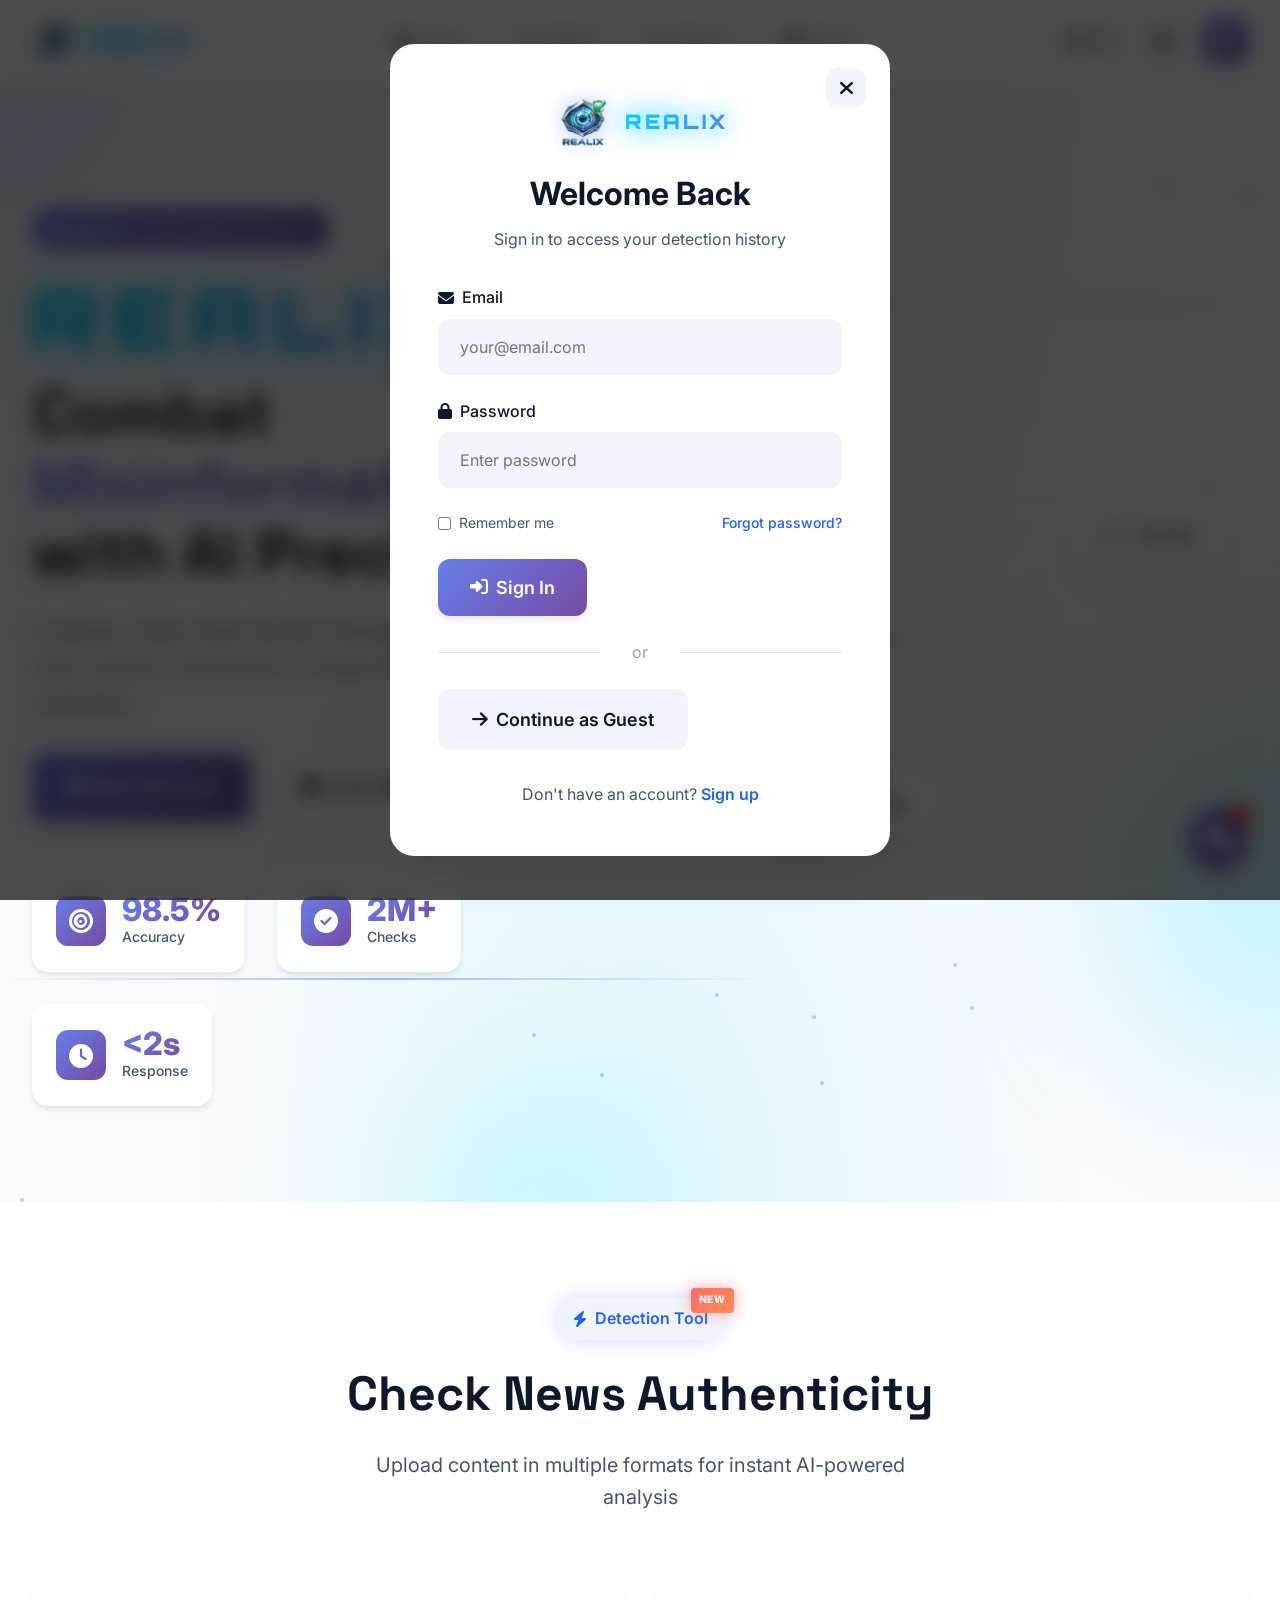
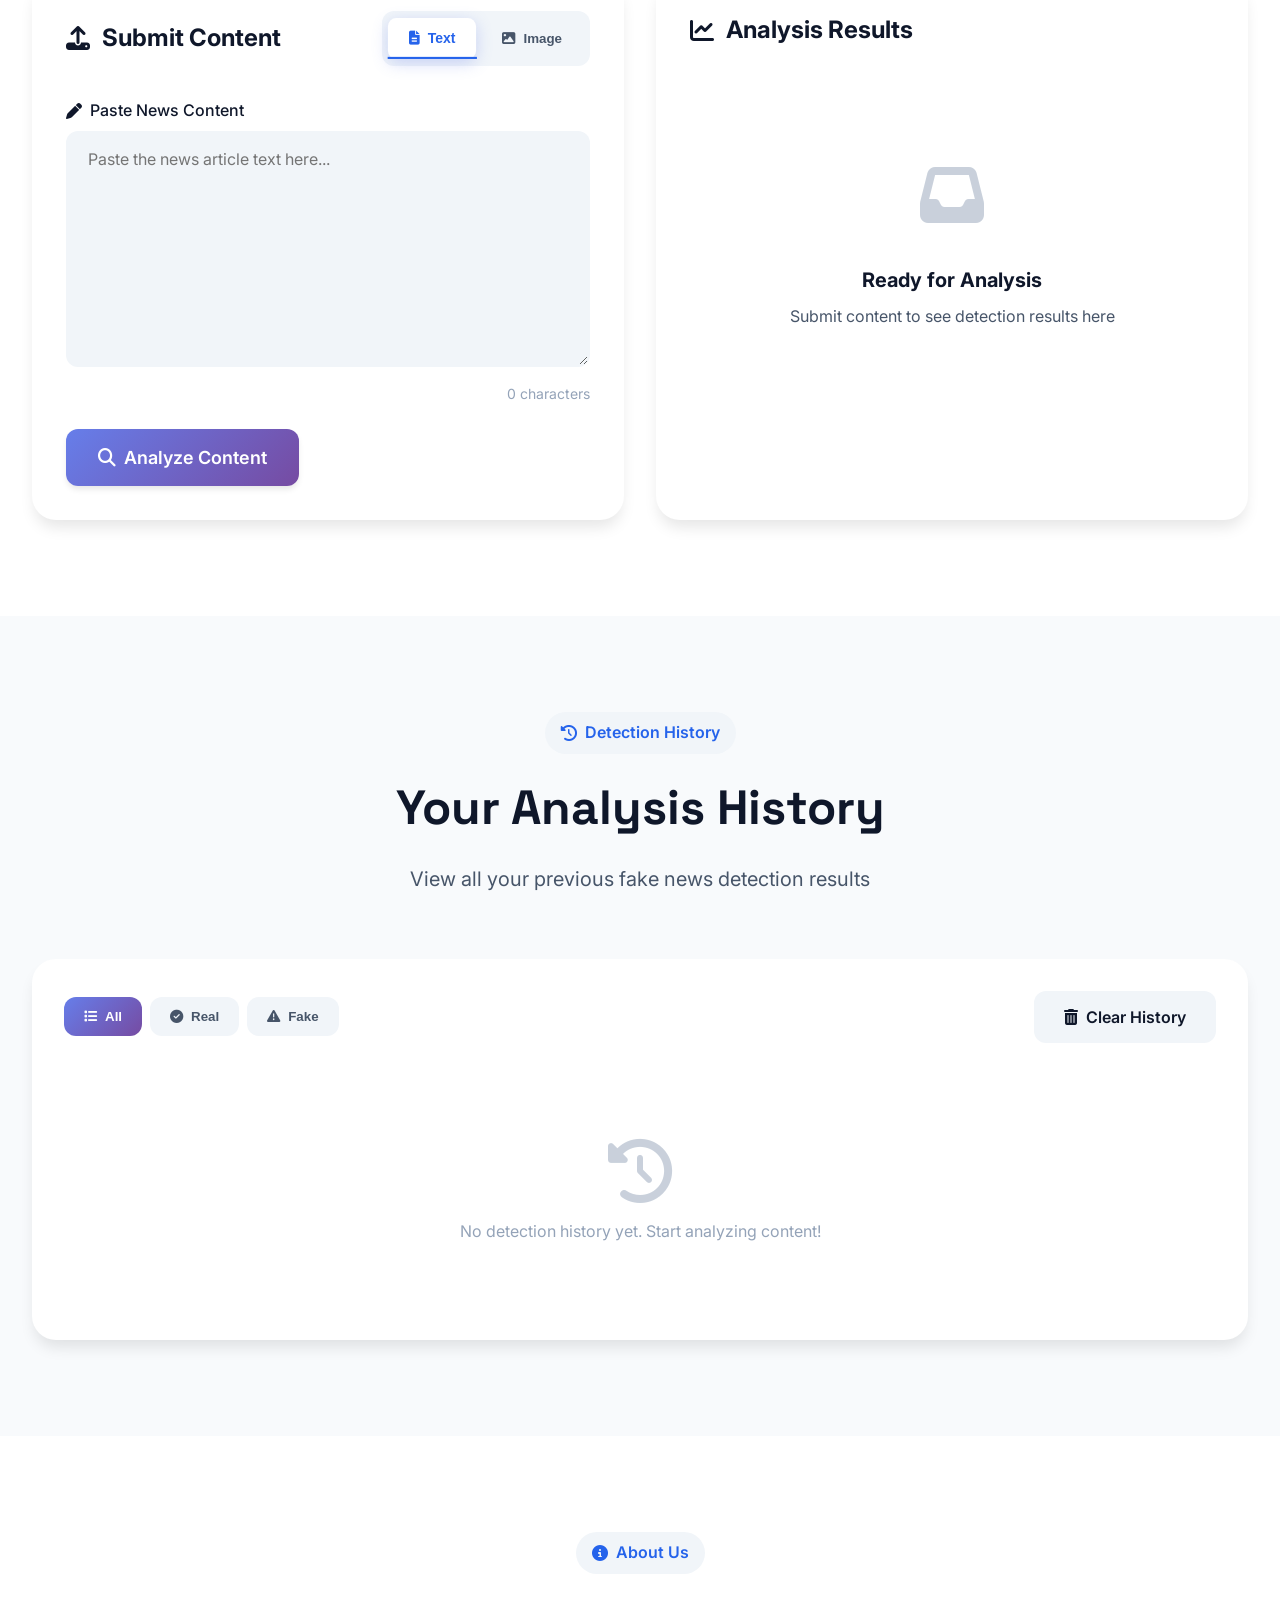
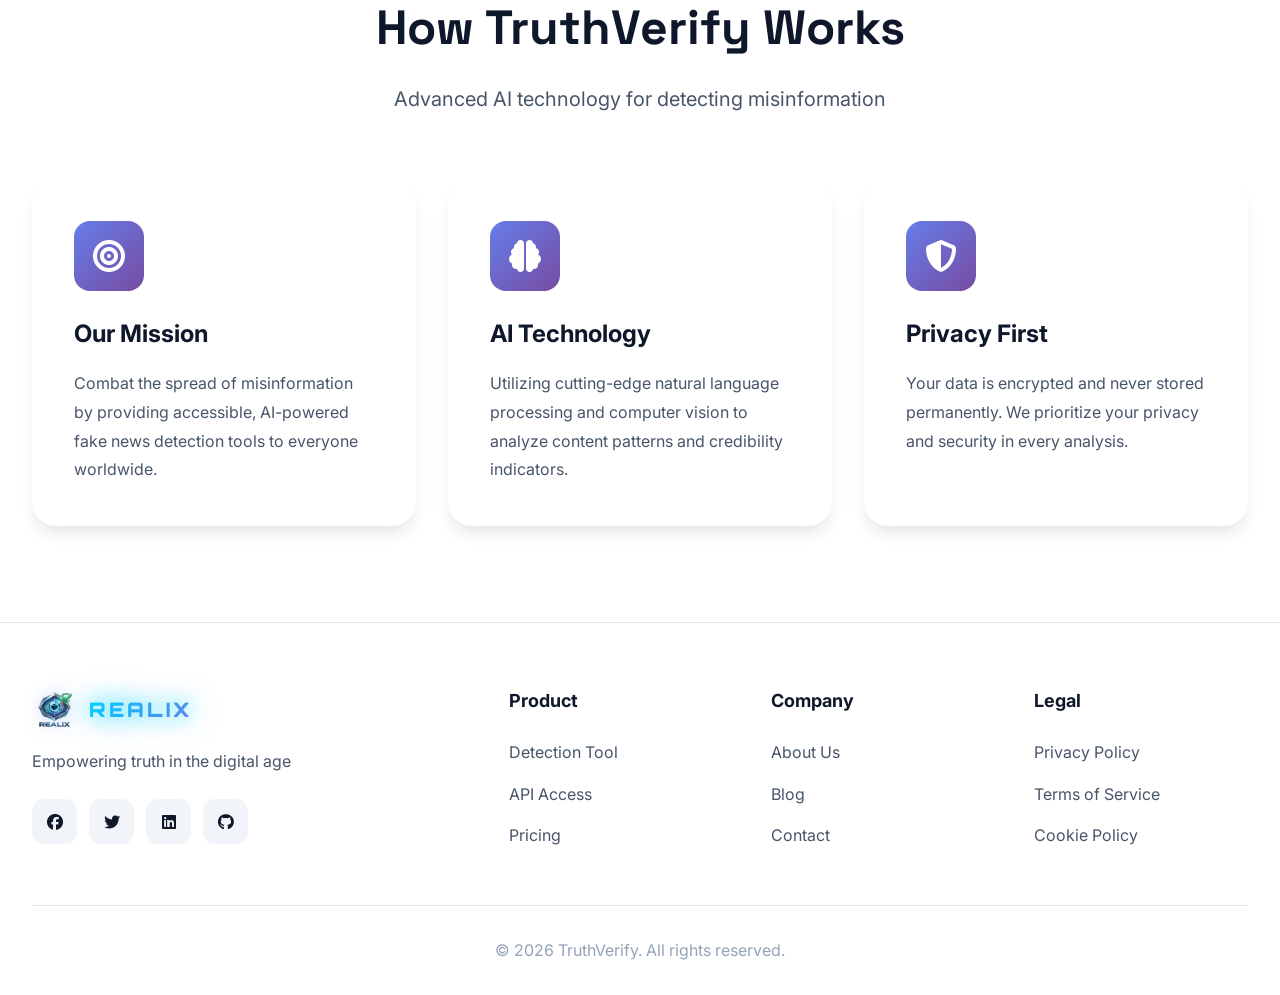
<file: deploy/static/index.html>
<!DOCTYPE html>
<html lang="en">
<head>
    <meta charset="UTF-8">
    <meta name="viewport" content="width=device-width, initial-scale=1.0">
    <meta name="description" content="Advanced fake news detection tool with AI-powered analysis">
    <meta name="keywords" content="fake news, detection, verification, fact-checking">
    <title>TruthVerify - AI-Powered Fake News Detection</title>
    
    <!-- Google Fonts -->
    <link rel="preconnect" href="https://fonts.googleapis.com">
    <link rel="preconnect" href="https://fonts.gstatic.com" crossorigin>
    <link href="https://fonts.googleapis.com/css2?family=Inter:wght@300;400;500;600;700;800;900&family=Space+Grotesk:wght@400;500;600;700&family=Orbitron:wght@400;500;600;700;800;900&family=Rajdhani:wght@300;400;500;600;700&display=swap" rel="stylesheet">
    
    <!-- Font Awesome -->
    <link rel="stylesheet" href="https://cdn.jsdelivr.net/npm/@fortawesome/fontawesome-free@6.4.0/css/all.min.css">
    
    <!-- Custom CSS -->
    <link rel="stylesheet" href="css/style-enhanced.css">
</head>
<body class="light-mode">
    
    <!-- Login/Register Modal -->
    <div class="auth-modal" id="authModal">
        <div class="auth-modal-content">
            <button class="auth-close" id="authClose"><i class="fas fa-times"></i></button>
            
            <div class="auth-header">
                <div class="auth-logo">
                    <img src="images/realix-logo.png" alt="REALIX Logo" class="auth-logo-image">
                    <span class="logo-text">REALIX</span>
                </div>
                <h2 id="authTitle">Welcome Back</h2>
                <p id="authSubtitle">Sign in to access your detection history</p>
            </div>
            
            <!-- Login Form -->
            <form id="loginForm" class="auth-form active">
                <div class="form-group">
                    <label><i class="fas fa-envelope"></i> Email</label>
                    <input type="email" placeholder="your@email.com" required>
                </div>
                <div class="form-group">
                    <label><i class="fas fa-lock"></i> Password</label>
                    <input type="password" placeholder="Enter password" required>
                </div>
                <div class="form-options">
                    <label class="checkbox-label">
                        <input type="checkbox"> Remember me
                    </label>
                    <a href="#" class="forgot-link">Forgot password?</a>
                </div>
                <button type="submit" class="btn btn-primary btn-large">
                    <i class="fas fa-sign-in-alt"></i> Sign In
                </button>
                <div class="auth-divider">or</div>
                <button type="button" class="btn btn-secondary btn-large" id="skipAuth">
                    <i class="fas fa-arrow-right"></i> Continue as Guest
                </button>
            </form>
            
            <!-- Register Form -->
            <form id="registerForm" class="auth-form">
                <div class="form-group">
                    <label><i class="fas fa-user"></i> Full Name</label>
                    <input type="text" placeholder="John Doe" required>
                </div>
                <div class="form-group">
                    <label><i class="fas fa-envelope"></i> Email</label>
                    <input type="email" placeholder="your@email.com" required>
                </div>
                <div class="form-group">
                    <label><i class="fas fa-lock"></i> Password</label>
                    <input type="password" placeholder="Create password" required>
                </div>
                <div class="form-group">
                    <label><i class="fas fa-lock"></i> Confirm Password</label>
                    <input type="password" placeholder="Confirm password" required>
                </div>
                <button type="submit" class="btn btn-primary btn-large">
                    <i class="fas fa-user-plus"></i> Create Account
                </button>
                <div class="auth-divider">or</div>
                <button type="button" class="btn btn-secondary btn-large" id="skipAuthRegister">
                    <i class="fas fa-arrow-right"></i> Continue as Guest
                </button>
            </form>
            
            <div class="auth-footer">
                <p id="authToggleText">Don't have an account? 
                    <a href="#" id="authToggle">Sign up</a>
                </p>
            </div>
        </div>
    </div>

    <!-- Navigation Header -->
    <header class="header">
        <nav class="navbar">
            <div class="container">
                <div class="nav-content">
                    <div class="logo">
                        <img src="images/realix-logo.png" alt="REALIX Logo" class="logo-image">
                        <span class="logo-text">REALIX</span>
                    </div>
                    
                    <ul class="nav-menu" id="navMenu">
                        <li><a href="#home" class="nav-link smooth-scroll">
                            <i class="fas fa-home"></i> <span data-i18n="nav.home">Home</span>
                        </a></li>
                        <li><a href="#detect" class="nav-link smooth-scroll">
                            <i class="fas fa-search"></i> <span data-i18n="nav.detect">Detect</span>
                        </a></li>
                        <li><a href="#history" class="nav-link smooth-scroll">
                            <i class="fas fa-history"></i> <span data-i18n="nav.history">History</span>
                        </a></li>
                        <li><a href="#about" class="nav-link smooth-scroll">
                            <i class="fas fa-info-circle"></i> <span data-i18n="nav.about">About</span>
                        </a></li>
                    </ul>
                    
                    <div class="nav-actions">
                        <!-- Language Selector -->
                        <div class="language-selector">
                            <button class="lang-btn" id="langBtn">
                                <i class="fas fa-globe"></i>
                                <span id="currentLang">EN</span>
                            </button>
                            <div class="lang-dropdown" id="langDropdown">
                                <a href="#" data-lang="en"><span class="flag">🇬🇧</span> English</a>
                                <a href="#" data-lang="es"><span class="flag">🇪🇸</span> Español</a>
                                <a href="#" data-lang="fr"><span class="flag">🇫🇷</span> Français</a>
                                <a href="#" data-lang="de"><span class="flag">🇩🇪</span> Deutsch</a>
                                <a href="#" data-lang="zh"><span class="flag">🇨🇳</span> 中文</a>
                                <a href="#" data-lang="ar"><span class="flag">🇸🇦</span> العربية</a>
                                <a href="#" data-lang="hi"><span class="flag">🇮🇳</span> हिन्दी</a>
                            </div>
                        </div>
                        
                        <!-- Dark Mode Toggle -->
                        <button class="theme-toggle" id="themeToggle" aria-label="Toggle dark mode">
                            <i class="fas fa-moon"></i>
                        </button>
                        
                        <!-- User Account -->
                        <button class="user-btn" id="userBtn">
                            <i class="fas fa-user-circle"></i>
                        </button>
                    </div>
                    
                    <button class="hamburger" id="hamburger" aria-label="Toggle menu">
                        <span></span>
                        <span></span>
                        <span></span>
                    </button>
                </div>
            </div>
        </nav>
    </header>

    <!-- Main Content -->
    <main class="main-content">
        
        <!-- Hero Section -->
        <section id="home" class="hero-section">
            <div class="particles" id="particles"></div>
            <div class="hero-graphics">
                <div class="graphic-orb orb-1"></div>
                <div class="graphic-orb orb-2"></div>
                <div class="graphic-orb orb-3"></div>
                <div class="graphic-line line-1"></div>
                <div class="graphic-line line-2"></div>
                <div class="graphic-line line-3"></div>
            </div>
            <div class="container">
                <div class="hero-content">
                    <div class="hero-text" data-aos="fade-right">
                        <span class="hero-badge">
                            <i class="fas fa-star"></i>
                            <span data-i18n="hero.badge">REALIX - AI-Powered Detection</span>
                        </span>
                        <h1 class="hero-title">
                            <span class="realix-brand">REALIX</span>
                            <span data-i18n="hero.title1">Combat</span>
                            <span class="gradient-text animated-gradient" data-i18n="hero.title2">Misinformation</span>
                            <span data-i18n="hero.title3">with AI Precision</span>
                        </h1>
                        <p class="hero-description" data-i18n="hero.description">
                            Leverage cutting-edge artificial intelligence to detect fake news instantly. 
                            Upload text or images for real-time authenticity verification.
                        </p>
                        <div class="hero-buttons">
                            <a href="#detect" class="btn btn-primary btn-large smooth-scroll">
                                <i class="fas fa-rocket"></i>
                                <span data-i18n="hero.startBtn">Start Detection</span>
                            </a>
                            <a href="#about" class="btn btn-glass btn-large smooth-scroll">
                                <i class="fas fa-play-circle"></i>
                                <span data-i18n="hero.learnBtn">Learn More</span>
                            </a>
                        </div>
                        
                        <div class="hero-stats">
                            <div class="stat-item" data-aos="fade-up" data-aos-delay="100">
                                <div class="stat-icon"><i class="fas fa-bullseye"></i></div>
                                <div class="stat-info">
                                    <div class="stat-number">98.5%</div>
                                    <div class="stat-label" data-i18n="hero.stat1">Accuracy</div>
                                </div>
                            </div>
                            <div class="stat-item" data-aos="fade-up" data-aos-delay="200">
                                <div class="stat-icon"><i class="fas fa-check-circle"></i></div>
                                <div class="stat-info">
                                    <div class="stat-number">2M+</div>
                                    <div class="stat-label" data-i18n="hero.stat2">Checks</div>
                                </div>
                            </div>
                            <div class="stat-item" data-aos="fade-up" data-aos-delay="300">
                                <div class="stat-icon"><i class="fas fa-clock"></i></div>
                                <div class="stat-info">
                                    <div class="stat-number">&lt;2s</div>
                                    <div class="stat-label" data-i18n="hero.stat3">Response</div>
                                </div>
                            </div>
                        </div>
                    </div>
                    
                    <div class="hero-visual" data-aos="fade-left">
                        <div class="floating-card card-1">
                            <i class="fas fa-shield-alt"></i>
                            <span data-i18n="hero.card1">Protected</span>
                        </div>
                        <div class="floating-card card-2">
                            <i class="fas fa-check-double"></i>
                            <span data-i18n="hero.card2">Verified</span>
                        </div>
                        <div class="floating-card card-3">
                            <i class="fas fa-brain"></i>
                            <span data-i18n="hero.card3">AI-Powered</span>
                        </div>
                        <div class="hero-illustration">
                            <div class="illustration-circle circle-1"></div>
                            <div class="illustration-circle circle-2"></div>
                            <div class="illustration-circle circle-3"></div>
                            <img src="images/realix-wp.png" alt="REALIX" class="hero-logo-large">
                        </div>
                    </div>
                </div>
            </div>
        </section>

        <!-- Detection Section -->
        <section id="detect" class="detect-section">
            <div class="container">
                <div class="section-header" data-aos="fade-up">
                    <span class="section-badge pulse-badge">
                        <i class="fas fa-bolt"></i>
                        <span data-i18n="detect.badge">Detection Tool</span>
                        <span class="new-badge">NEW</span>
                    </span>
                    <h2 class="section-title">
                        <span data-i18n="detect.title">Check News Authenticity</span>
                    </h2>
                    <p class="section-subtitle" data-i18n="detect.subtitle">
                        Upload content in multiple formats for instant AI-powered analysis
                    </p>
                </div>
                
                <div class="detect-grid">
                    <!-- Upload Card -->
                    <div class="detect-card upload-card" data-aos="fade-right">
                        <div class="card-header">
                            <h3><i class="fas fa-upload"></i> <span data-i18n="detect.uploadTitle">Submit Content</span></h3>
                            <div class="upload-toggle">
                                <button class="toggle-btn active" data-mode="text">
                                    <i class="fas fa-file-alt"></i>
                                    <span data-i18n="detect.textMode">Text</span>
                                </button>
                                <button class="toggle-btn" data-mode="image">
                                    <i class="fas fa-image"></i>
                                    <span data-i18n="detect.imageMode">Image</span>
                                </button>
                            </div>
                        </div>
                        
                        <!-- Text Form -->
                        <form id="textForm" class="upload-form active">
                            <div class="form-group">
                                <label>
                                    <i class="fas fa-pen"></i>
                                    <span data-i18n="detect.textLabel">Paste News Content</span>
                                </label>
                                <textarea 
                                    id="textContent" 
                                    rows="10" 
                                    data-i18n-placeholder="detect.textPlaceholder"
                                    placeholder="Paste the news article text here..."
                                    required
                                ></textarea>
                                <div class="char-count">
                                    <span id="charCount">0</span> <span data-i18n="detect.characters">characters</span>
                                </div>
                            </div>
                            <button type="submit" class="btn btn-primary btn-large">
                                <i class="fas fa-search"></i>
                                <span data-i18n="detect.analyzeBtn">Analyze Content</span>
                            </button>
                        </form>
                        
                        <!-- Image Form -->
                        <form id="imageForm" class="upload-form">
                            <div class="form-group">
                                <label>
                                    <i class="fas fa-upload"></i>
                                    <span data-i18n="detect.imageLabel">Upload Screenshot</span>
                                </label>
                                <div class="file-upload-area" id="fileUploadArea">
                                    <input type="file" id="imageFile" accept="image/*" required>
                                    <div class="file-upload-content">
                                        <i class="fas fa-cloud-upload-alt"></i>
                                        <p data-i18n="detect.dragDrop">Drag & drop an image or click to browse</p>
                                        <span class="file-hint" data-i18n="detect.fileHint">JPG, PNG, GIF (Max 5MB)</span>
                                    </div>
                                </div>
                                <div id="imagePreview" class="image-preview"></div>
                            </div>
                            <button type="submit" class="btn btn-primary btn-large">
                                <i class="fas fa-search"></i>
                                <span data-i18n="detect.analyzeBtn">Analyze Content</span>
                            </button>
                        </form>
                    </div>
                    
                    <!-- Results Card -->
                    <div class="detect-card results-card" data-aos="fade-left">
                        <div class="card-header">
                            <h3><i class="fas fa-chart-line"></i> <span data-i18n="detect.resultsTitle">Analysis Results</span></h3>
                        </div>
                        <div class="results-content" id="resultsContent">
                            <div class="empty-state">
                                <div class="empty-icon">
                                    <i class="fas fa-inbox"></i>
                                </div>
                                <h4 data-i18n="detect.emptyTitle">Ready for Analysis</h4>
                                <p data-i18n="detect.emptyText">Submit content to see detection results here</p>
                            </div>
                        </div>
                    </div>
                </div>
            </div>
        </section>

        <!-- History Section -->
        <section id="history" class="history-section">
            <div class="container">
                <div class="section-header" data-aos="fade-up">
                    <span class="section-badge">
                        <i class="fas fa-history"></i>
                        <span data-i18n="history.badge">Detection History</span>
                    </span>
                    <h2 class="section-title">
                        <span data-i18n="history.title">Your Analysis History</span>
                    </h2>
                    <p class="section-subtitle" data-i18n="history.subtitle">
                        View all your previous fake news detection results
                    </p>
                </div>
                
                <div class="history-container" data-aos="fade-up">
                    <div class="history-header">
                        <div class="history-filters">
                            <button class="filter-btn active" data-filter="all">
                                <i class="fas fa-list"></i>
                                <span data-i18n="history.all">All</span>
                            </button>
                            <button class="filter-btn" data-filter="real">
                                <i class="fas fa-check-circle"></i>
                                <span data-i18n="history.real">Real</span>
                            </button>
                            <button class="filter-btn" data-filter="fake">
                                <i class="fas fa-exclamation-triangle"></i>
                                <span data-i18n="history.fake">Fake</span>
                            </button>
                        </div>
                        <button class="btn btn-secondary" id="clearHistory">
                            <i class="fas fa-trash-alt"></i>
                            <span data-i18n="history.clearBtn">Clear History</span>
                        </button>
                    </div>
                    
                    <div class="history-list" id="historyList">
                        <!-- History items will be added here dynamically -->
                        <div class="empty-history">
                            <i class="fas fa-history"></i>
                            <p data-i18n="history.empty">No detection history yet. Start analyzing content!</p>
                        </div>
                    </div>
                </div>
            </div>
        </section>

        <!-- About Section -->
        <section id="about" class="about-section">
            <div class="container">
                <div class="section-header" data-aos="fade-up">
                    <span class="section-badge">
                        <i class="fas fa-info-circle"></i>
                        <span data-i18n="about.badge">About Us</span>
                    </span>
                    <h2 class="section-title">
                        <span data-i18n="about.title">How TruthVerify Works</span>
                    </h2>
                    <p class="section-subtitle" data-i18n="about.subtitle">
                        Advanced AI technology for detecting misinformation
                    </p>
                </div>
                
                <div class="about-grid">
                    <div class="about-card" data-aos="fade-up" data-aos-delay="100">
                        <div class="about-icon">
                            <i class="fas fa-bullseye"></i>
                        </div>
                        <h3 data-i18n="about.mission">Our Mission</h3>
                        <p data-i18n="about.missionText">
                            Combat the spread of misinformation by providing accessible, AI-powered 
                            fake news detection tools to everyone worldwide.
                        </p>
                    </div>
                    
                    <div class="about-card" data-aos="fade-up" data-aos-delay="200">
                        <div class="about-icon">
                            <i class="fas fa-brain"></i>
                        </div>
                        <h3 data-i18n="about.technology">AI Technology</h3>
                        <p data-i18n="about.technologyText">
                            Utilizing cutting-edge natural language processing and computer vision 
                            to analyze content patterns and credibility indicators.
                        </p>
                    </div>
                    
                    <div class="about-card" data-aos="fade-up" data-aos-delay="300">
                        <div class="about-icon">
                            <i class="fas fa-shield-alt"></i>
                        </div>
                        <h3 data-i18n="about.privacy">Privacy First</h3>
                        <p data-i18n="about.privacyText">
                            Your data is encrypted and never stored permanently. We prioritize 
                            your privacy and security in every analysis.
                        </p>
                    </div>
                </div>
            </div>
        </section>
    </main>

    <!-- Footer -->
    <footer class="footer">
        <div class="container">
            <div class="footer-content">
                <div class="footer-section">
                    <div class="footer-logo">
                        <img src="images/realix-logo.png" alt="REALIX Logo" class="footer-logo-image">
                        <span class="logo-text">REALIX</span>
                    </div>
                    <p data-i18n="footer.tagline">Empowering truth in the digital age with AI-powered verification</p>
                    <div class="social-links">
                        <a href="#" aria-label="Facebook"><i class="fab fa-facebook"></i></a>
                        <a href="#" aria-label="Twitter"><i class="fab fa-twitter"></i></a>
                        <a href="#" aria-label="LinkedIn"><i class="fab fa-linkedin"></i></a>
                        <a href="#" aria-label="GitHub"><i class="fab fa-github"></i></a>
                    </div>
                </div>
                
                <div class="footer-links">
                    <div class="footer-column">
                        <h4 data-i18n="footer.product">Product</h4>
                        <a href="#detect" data-i18n="footer.detection">Detection Tool</a>
                        <a href="#" data-i18n="footer.api">API Access</a>
                        <a href="#" data-i18n="footer.pricing">Pricing</a>
                    </div>
                    
                    <div class="footer-column">
                        <h4 data-i18n="footer.company">Company</h4>
                        <a href="#about" data-i18n="footer.aboutUs">About Us</a>
                        <a href="#" data-i18n="footer.blog">Blog</a>
                        <a href="#" data-i18n="footer.contact">Contact</a>
                    </div>
                    
                    <div class="footer-column">
                        <h4 data-i18n="footer.legal">Legal</h4>
                        <a href="#" data-i18n="footer.privacy">Privacy Policy</a>
                        <a href="#" data-i18n="footer.terms">Terms of Service</a>
                        <a href="#" data-i18n="footer.cookies">Cookie Policy</a>
                    </div>
                </div>
            </div>
            
            <div class="footer-bottom">
                <p>&copy; 2026 TruthVerify. <span data-i18n="footer.rights">All rights reserved.</span></p>
            </div>
        </div>
    </footer>

    <!-- Floating Chatbot -->
    <div class="chatbot-float">
        <button class="chatbot-toggle" id="chatbotToggle">
            <i class="fas fa-comments"></i>
            <span class="chatbot-badge">1</span>
        </button>
        
        <div class="chatbot-window" id="chatbotWindow">
            <div class="chatbot-header">
                <div class="chatbot-avatar">
                    <i class="fas fa-robot"></i>
                </div>
                <div class="chatbot-info">
                    <h4 data-i18n="chatbot.name">REALIX Bot</h4>
                    <span class="status">
                        <i class="fas fa-circle"></i>
                        <span data-i18n="chatbot.online">Online</span>
                    </span>
                </div>
                <div class="chatbot-actions">
                    <button class="chatbot-minimize" id="chatbotMinimize" title="Minimize">
                        <i class="fas fa-minus"></i>
                    </button>
                    <button class="chatbot-close" id="chatbotClose" title="Close">
                        <i class="fas fa-times"></i>
                    </button>
                </div>
            </div>
            
            <div class="chatbot-messages" id="chatbotMessages">
                <div class="message bot-message">
                    <div class="message-avatar">
                        <i class="fas fa-robot"></i>
                    </div>
                    <div class="message-content">
                        <p data-i18n="chatbot.welcome">Hi! I'm TruthBot. Ask me anything about fake news detection!</p>
                    </div>
                </div>
            </div>
            
            <form class="chatbot-input" id="chatbotForm">
                <input 
                    type="text" 
                    id="chatbotInput" 
                    data-i18n-placeholder="chatbot.placeholder"
                    placeholder="Type your question..."
                    autocomplete="off"
                    required
                >
                <button type="submit" class="btn-send">
                    <i class="fas fa-paper-plane"></i>
                </button>
            </form>
        </div>
    </div>

    <!-- Loading Overlay -->
    <div class="loading-overlay" id="loadingOverlay">
        <div class="loading-spinner">
            <div class="spinner-ring"></div>
            <div class="spinner-ring"></div>
            <div class="spinner-ring"></div>
        </div>
        <p data-i18n="loading.text">Analyzing content...</p>
    </div>

    <!-- Scripts -->
    <script src="js/translations.js"></script>
    <script src="js/main-enhanced.js"></script>
    <script src="js/upload-enhanced.js"></script>
    <script src="js/chatbot-enhanced.js"></script>
    <script src="js/history.js"></script>
    <script src="js/auth.js"></script>
</body>
</html>
</file>
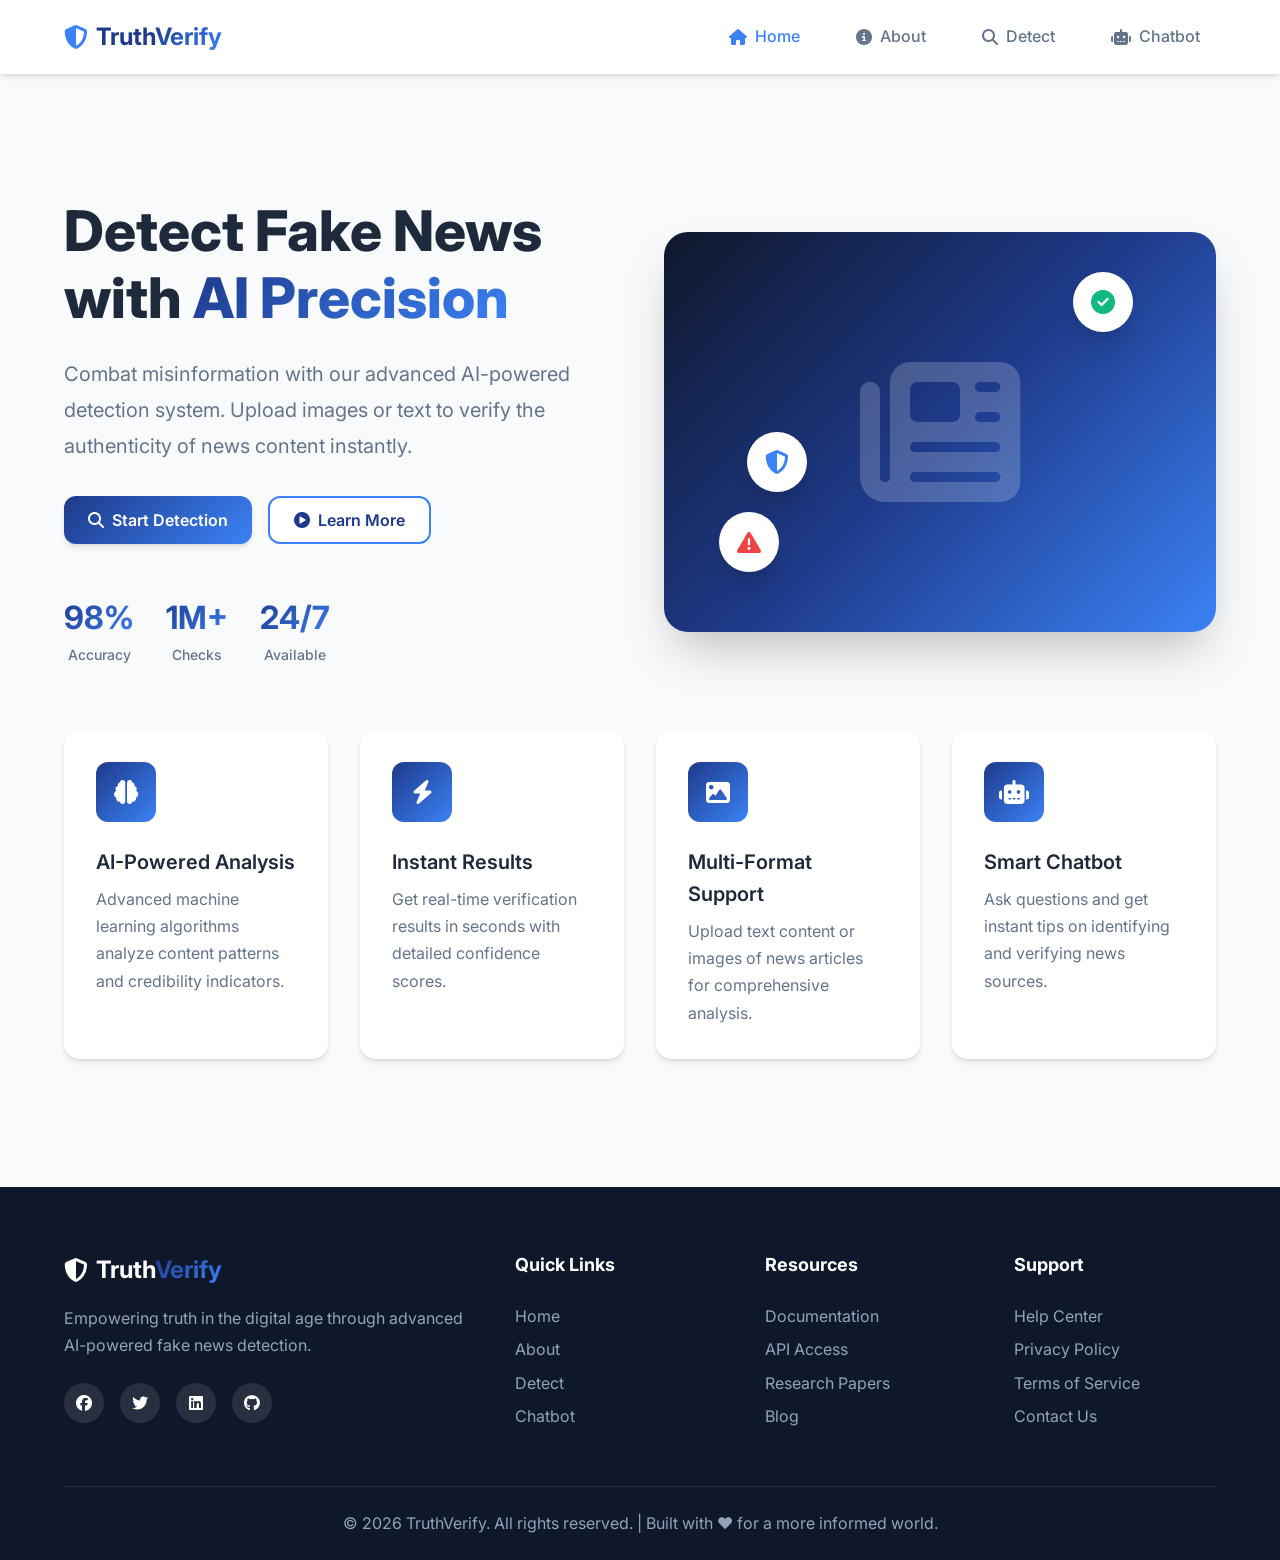
<file: frontend/fake news detection/index_old.html>
<!DOCTYPE html>
<html lang="en">
<head>
    <meta charset="UTF-8">
    <meta name="viewport" content="width=device-width, initial-scale=1.0">
    <meta name="description" content="Advanced fake news detection tool using AI-powered analysis">
    <meta name="keywords" content="fake news, detection, verification, fact-checking">
    <title>Fake News Detection | Truth Verified</title>
    
    <!-- Google Fonts -->
    <link rel="preconnect" href="https://fonts.googleapis.com">
    <link rel="preconnect" href="https://fonts.gstatic.com" crossorigin>
    <link href="https://fonts.googleapis.com/css2?family=Inter:wght@300;400;500;600;700;800&display=swap" rel="stylesheet">
    
    <!-- Font Awesome -->
    <link rel="stylesheet" href="https://cdn.jsdelivr.net/npm/@fortawesome/fontawesome-free@6.4.0/css/all.min.css">
    
    <!-- Custom CSS -->
    <link rel="stylesheet" href="css/style.css">
</head>
<body>
    <!-- Navigation Header -->
    <header class="header">
        <nav class="navbar">
            <div class="container">
                <div class="nav-content">
                    <div class="logo">
                        <i class="fas fa-shield-alt"></i>
                        <span>Truth<span class="logo-accent">Verify</span></span>
                    </div>
                    
                    <ul class="nav-menu" id="navMenu">
                        <li><a href="#home" class="nav-link active" data-section="home">
                            <i class="fas fa-home"></i> Home
                        </a></li>
                        <li><a href="#about" class="nav-link" data-section="about">
                            <i class="fas fa-info-circle"></i> About
                        </a></li>
                        <li><a href="#detect" class="nav-link" data-section="detect">
                            <i class="fas fa-search"></i> Detect
                        </a></li>
                        <li><a href="#chatbot" class="nav-link" data-section="chatbot">
                            <i class="fas fa-robot"></i> Chatbot
                        </a></li>
                    </ul>
                    
                    <button class="hamburger" id="hamburger" aria-label="Toggle menu">
                        <span></span>
                        <span></span>
                        <span></span>
                    </button>
                </div>
            </div>
        </nav>
    </header>

    <!-- Main Content -->
    <main class="main-content">
        <!-- Home Section -->
        <section id="home" class="section active fade-in">
            <div class="hero">
                <div class="container">
                    <div class="hero-content">
                        <div class="hero-text">
                            <h1 class="hero-title">
                                Detect Fake News with
                                <span class="gradient-text">AI Precision</span>
                            </h1>
                            <p class="hero-description">
                                Combat misinformation with our advanced AI-powered detection system. 
                                Upload images or text to verify the authenticity of news content instantly.
                            </p>
                            <div class="hero-buttons">
                                <button class="btn btn-primary" data-section="detect">
                                    <i class="fas fa-search"></i> Start Detection
                                </button>
                                <button class="btn btn-secondary" data-section="about">
                                    <i class="fas fa-play-circle"></i> Learn More
                                </button>
                            </div>
                            
                            <div class="hero-stats">
                                <div class="stat-item">
                                    <div class="stat-number">98%</div>
                                    <div class="stat-label">Accuracy</div>
                                </div>
                                <div class="stat-item">
                                    <div class="stat-number">1M+</div>
                                    <div class="stat-label">Checks</div>
                                </div>
                                <div class="stat-item">
                                    <div class="stat-number">24/7</div>
                                    <div class="stat-label">Available</div>
                                </div>
                            </div>
                        </div>
                        
                        <div class="hero-image">
                            <div class="hero-illustration">
                                <i class="fas fa-newspaper hero-icon"></i>
                                <div class="floating-icon icon-1">
                                    <i class="fas fa-check-circle"></i>
                                </div>
                                <div class="floating-icon icon-2">
                                    <i class="fas fa-exclamation-triangle"></i>
                                </div>
                                <div class="floating-icon icon-3">
                                    <i class="fas fa-shield-alt"></i>
                                </div>
                            </div>
                        </div>
                    </div>
                    
                    <div class="features-grid">
                        <div class="feature-card">
                            <div class="feature-icon">
                                <i class="fas fa-brain"></i>
                            </div>
                            <h3>AI-Powered Analysis</h3>
                            <p>Advanced machine learning algorithms analyze content patterns and credibility indicators.</p>
                        </div>
                        
                        <div class="feature-card">
                            <div class="feature-icon">
                                <i class="fas fa-bolt"></i>
                            </div>
                            <h3>Instant Results</h3>
                            <p>Get real-time verification results in seconds with detailed confidence scores.</p>
                        </div>
                        
                        <div class="feature-card">
                            <div class="feature-icon">
                                <i class="fas fa-image"></i>
                            </div>
                            <h3>Multi-Format Support</h3>
                            <p>Upload text content or images of news articles for comprehensive analysis.</p>
                        </div>
                        
                        <div class="feature-card">
                            <div class="feature-icon">
                                <i class="fas fa-robot"></i>
                            </div>
                            <h3>Smart Chatbot</h3>
                            <p>Ask questions and get instant tips on identifying and verifying news sources.</p>
                        </div>
                    </div>
                </div>
            </div>
        </section>

        <!-- About Section -->
        <section id="about" class="section fade-in">
            <div class="container">
                <div class="section-header">
                    <h2 class="section-title">About Truth<span class="gradient-text">Verify</span></h2>
                    <p class="section-subtitle">Understanding Our Mission and Technology</p>
                </div>
                
                <div class="about-content">
                    <div class="about-card">
                        <div class="about-icon">
                            <i class="fas fa-bullseye"></i>
                        </div>
                        <h3>Our Mission</h3>
                        <p>
                            In an era of information overload, distinguishing truth from fiction has become increasingly 
                            challenging. TruthVerify was created to empower individuals with the tools they need to verify 
                            news authenticity and combat the spread of misinformation. Our mission is to promote media 
                            literacy and restore trust in credible journalism.
                        </p>
                    </div>
                    
                    <div class="about-card">
                        <div class="about-icon">
                            <i class="fas fa-cogs"></i>
                        </div>
                        <h3>How It Works</h3>
                        <div class="how-it-works">
                            <div class="step">
                                <div class="step-number">1</div>
                                <div class="step-content">
                                    <h4>Upload Content</h4>
                                    <p>Submit news text or upload screenshots of articles you want to verify.</p>
                                </div>
                            </div>
                            <div class="step">
                                <div class="step-number">2</div>
                                <div class="step-content">
                                    <h4>AI Analysis</h4>
                                    <p>Our advanced algorithms analyze language patterns, source credibility, and fact consistency.</p>
                                </div>
                            </div>
                            <div class="step">
                                <div class="step-number">3</div>
                                <div class="step-content">
                                    <h4>Get Results</h4>
                                    <p>Receive instant verification results with confidence scores and detailed explanations.</p>
                                </div>
                            </div>
                        </div>
                    </div>
                    
                    <div class="about-card">
                        <div class="about-icon">
                            <i class="fas fa-microscope"></i>
                        </div>
                        <h3>Our Technology</h3>
                        <p>
                            TruthVerify employs state-of-the-art natural language processing (NLP) and computer vision 
                            technologies to analyze news content. Our system examines multiple factors including:
                        </p>
                        <ul class="tech-list">
                            <li><i class="fas fa-check"></i> Linguistic patterns and writing style analysis</li>
                            <li><i class="fas fa-check"></i> Source credibility and reputation assessment</li>
                            <li><i class="fas fa-check"></i> Cross-reference with verified fact-checking databases</li>
                            <li><i class="fas fa-check"></i> Image manipulation and deepfake detection</li>
                            <li><i class="fas fa-check"></i> Emotional manipulation indicator identification</li>
                            <li><i class="fas fa-check"></i> Clickbait and sensationalism detection</li>
                        </ul>
                    </div>
                    
                    <div class="about-card">
                        <div class="about-icon">
                            <i class="fas fa-shield-alt"></i>
                        </div>
                        <h3>Privacy & Security</h3>
                        <p>
                            We take your privacy seriously. All content submitted for analysis is processed securely 
                            and is not stored permanently on our servers. We do not share your data with third parties, 
                            and all communications are encrypted. Your trust is our priority.
                        </p>
                    </div>
                </div>
            </div>
        </section>

        <!-- Detect Section -->
        <section id="detect" class="section fade-in">
            <div class="container">
                <div class="section-header">
                    <h2 class="section-title">Detect <span class="gradient-text">Fake News</span></h2>
                    <p class="section-subtitle">Upload content to verify its authenticity</p>
                </div>
                
                <div class="detect-container">
                    <div class="upload-card">
                        <div class="upload-toggle">
                            <button class="toggle-btn active" data-mode="text">
                                <i class="fas fa-file-alt"></i> Text
                            </button>
                            <button class="toggle-btn" data-mode="image">
                                <i class="fas fa-image"></i> Image
                            </button>
                        </div>
                        
                        <!-- Text Upload Form -->
                        <form id="textForm" class="upload-form active">
                            <div class="form-group">
                                <label for="textContent">
                                    <i class="fas fa-pen"></i> Paste News Content
                                </label>
                                <textarea 
                                    id="textContent" 
                                    name="textContent" 
                                    rows="10" 
                                    placeholder="Paste the news article text here..."
                                    required
                                ></textarea>
                                <div class="char-count">
                                    <span id="charCount">0</span> characters
                                </div>
                            </div>
                            
                            <button type="submit" class="btn btn-primary btn-large">
                                <i class="fas fa-search"></i> Analyze Text
                            </button>
                        </form>
                        
                        <!-- Image Upload Form -->
                        <form id="imageForm" class="upload-form">
                            <div class="form-group">
                                <label for="imageFile">
                                    <i class="fas fa-upload"></i> Upload News Screenshot
                                </label>
                                <div class="file-upload-area" id="fileUploadArea">
                                    <input 
                                        type="file" 
                                        id="imageFile" 
                                        name="imageFile" 
                                        accept="image/*"
                                        required
                                    >
                                    <div class="file-upload-content">
                                        <i class="fas fa-cloud-upload-alt"></i>
                                        <p>Drag & drop an image here or click to browse</p>
                                        <span class="file-upload-hint">Supported formats: JPG, PNG, GIF (Max 5MB)</span>
                                    </div>
                                </div>
                                <div id="imagePreview" class="image-preview"></div>
                            </div>
                            
                            <button type="submit" class="btn btn-primary btn-large">
                                <i class="fas fa-search"></i> Analyze Image
                            </button>
                        </form>
                    </div>
                    
                    <!-- Results Display -->
                    <div class="results-card" id="resultsCard">
                        <div class="results-header">
                            <h3><i class="fas fa-chart-line"></i> Analysis Results</h3>
                        </div>
                        <div class="results-content" id="resultsContent">
                            <div class="empty-state">
                                <i class="fas fa-inbox"></i>
                                <p>No analysis yet. Upload content to get started.</p>
                            </div>
                        </div>
                    </div>
                </div>
                
                <!-- Loading Overlay -->
                <div class="loading-overlay" id="loadingOverlay">
                    <div class="spinner"></div>
                    <p>Analyzing content...</p>
                </div>
            </div>
        </section>

        <!-- Chatbot Section -->
        <section id="chatbot" class="section fade-in">
            <div class="container">
                <div class="section-header">
                    <h2 class="section-title">AI <span class="gradient-text">Assistant</span></h2>
                    <p class="section-subtitle">Ask questions about fake news detection</p>
                </div>
                
                <div class="chatbot-container">
                    <div class="chatbot-card">
                        <div class="chatbot-header">
                            <div class="chatbot-avatar">
                                <i class="fas fa-robot"></i>
                            </div>
                            <div class="chatbot-info">
                                <h3>TruthBot</h3>
                                <span class="status-indicator">
                                    <i class="fas fa-circle"></i> Online
                                </span>
                            </div>
                            <button class="chatbot-clear" id="clearChat" title="Clear chat">
                                <i class="fas fa-trash-alt"></i>
                            </button>
                        </div>
                        
                        <div class="chatbot-messages" id="chatMessages">
                            <div class="message bot-message">
                                <div class="message-avatar">
                                    <i class="fas fa-robot"></i>
                                </div>
                                <div class="message-content">
                                    <p>Hello! I'm TruthBot, your fake news detection assistant. 👋</p>
                                    <p>I can help you with:</p>
                                    <ul>
                                        <li>Tips on spotting fake news</li>
                                        <li>How to verify sources</li>
                                        <li>Understanding media bias</li>
                                        <li>Fact-checking resources</li>
                                    </ul>
                                    <p>Type "help" for a list of commands or ask me anything!</p>
                                </div>
                            </div>
                        </div>
                        
                        <form class="chatbot-input" id="chatForm">
                            <input 
                                type="text" 
                                id="chatInput" 
                                placeholder="Type your question here..."
                                autocomplete="off"
                                required
                            >
                            <button type="submit" class="btn-send">
                                <i class="fas fa-paper-plane"></i>
                            </button>
                        </form>
                    </div>
                    
                    <div class="chatbot-tips">
                        <h3><i class="fas fa-lightbulb"></i> Quick Tips</h3>
                        <div class="tip-card">
                            <h4>Check the Source</h4>
                            <p>Verify the credibility and reputation of the news source. Look for established, reputable outlets.</p>
                        </div>
                        <div class="tip-card">
                            <h4>Examine the Author</h4>
                            <p>Research the author's credentials and previous work. Are they an expert in the field?</p>
                        </div>
                        <div class="tip-card">
                            <h4>Look for Citations</h4>
                            <p>Credible articles cite sources and reference studies. Verify these references independently.</p>
                        </div>
                        <div class="tip-card">
                            <h4>Check the Date</h4>
                            <p>Ensure the information is current and hasn't been taken out of temporal context.</p>
                        </div>
                        <div class="tip-card">
                            <h4>Cross-Reference</h4>
                            <p>Verify the story with multiple reputable sources. Consensus among credible outlets is key.</p>
                        </div>
                        <div class="tip-card">
                            <h4>Watch for Bias</h4>
                            <p>Be aware of emotional language, sensationalism, or one-sided perspectives.</p>
                        </div>
                    </div>
                </div>
            </div>
        </section>
    </main>

    <!-- Footer -->
    <footer class="footer">
        <div class="container">
            <div class="footer-content">
                <div class="footer-section">
                    <div class="footer-logo">
                        <i class="fas fa-shield-alt"></i>
                        <span>Truth<span class="logo-accent">Verify</span></span>
                    </div>
                    <p>Empowering truth in the digital age through advanced AI-powered fake news detection.</p>
                    <div class="social-links">
                        <a href="#" aria-label="Facebook"><i class="fab fa-facebook"></i></a>
                        <a href="#" aria-label="Twitter"><i class="fab fa-twitter"></i></a>
                        <a href="#" aria-label="LinkedIn"><i class="fab fa-linkedin"></i></a>
                        <a href="#" aria-label="GitHub"><i class="fab fa-github"></i></a>
                    </div>
                </div>
                
                <div class="footer-section">
                    <h4>Quick Links</h4>
                    <ul>
                        <li><a href="#home">Home</a></li>
                        <li><a href="#about">About</a></li>
                        <li><a href="#detect">Detect</a></li>
                        <li><a href="#chatbot">Chatbot</a></li>
                    </ul>
                </div>
                
                <div class="footer-section">
                    <h4>Resources</h4>
                    <ul>
                        <li><a href="#">Documentation</a></li>
                        <li><a href="#">API Access</a></li>
                        <li><a href="#">Research Papers</a></li>
                        <li><a href="#">Blog</a></li>
                    </ul>
                </div>
                
                <div class="footer-section">
                    <h4>Support</h4>
                    <ul>
                        <li><a href="#">Help Center</a></li>
                        <li><a href="#">Privacy Policy</a></li>
                        <li><a href="#">Terms of Service</a></li>
                        <li><a href="#">Contact Us</a></li>
                    </ul>
                </div>
            </div>
            
            <div class="footer-bottom">
                <p>&copy; 2026 TruthVerify. All rights reserved. | Built with ❤️ for a more informed world.</p>
            </div>
        </div>
    </footer>

    <!-- Scripts -->
    <script src="js/main.js"></script>
    <script src="js/upload.js"></script>
    <script src="js/chatbot.js"></script>
</body>
</html>
</file>
<file: deploy/static/css/style-enhanced.css>
/* ============================================
   Enhanced CSS with Dark Mode & High Graphics
   ============================================ */

:root {
    /* Light Mode Colors */
    --primary-color: #2563eb;
    --primary-dark: #1e40af;
    --primary-light: #3b82f6;
    --secondary-color: #8b5cf6;
    --accent-color: #06b6d4;
    
    --success-color: #10b981;
    --error-color: #ef4444;
    --warning-color: #f59e0b;
    --info-color: #3b82f6;
    
    --bg-primary: #ffffff;
    --bg-secondary: #f8fafc;
    --bg-tertiary: #f1f5f9;
    --bg-card: #ffffff;
    
    --text-primary: #0f172a;
    --text-secondary: #475569;
    --text-tertiary: #94a3b8;
    --text-inverse: #ffffff;
    
    --border-color: #e2e8f0;
    --border-light: #f1f5f9;
    --shadow-color: rgba(0, 0, 0, 0.1);
    
    /* Gradients */
    --gradient-primary: linear-gradient(135deg, #667eea 0%, #764ba2 100%);
    --gradient-secondary: linear-gradient(135deg, #f093fb 0%, #f5576c 100%);
    --gradient-success: linear-gradient(135deg, #0cebeb 0%, #20e3b2 100%);
    --gradient-error: linear-gradient(135deg, #fa709a 0%, #fee140 100%);
    --gradient-hero: linear-gradient(135deg, #667eea 0%, #764ba2 50%, #f093fb 100%);
    --gradient-glass: linear-gradient(135deg, rgba(255, 255, 255, 0.1) 0%, rgba(255, 255, 255, 0.05) 100%);
    
    /* Shadows */
    --shadow-sm: 0 1px 2px 0 var(--shadow-color);
    --shadow-md: 0 4px 6px -1px var(--shadow-color);
    --shadow-lg: 0 10px 15px -3px var(--shadow-color);
    --shadow-xl: 0 20px 25px -5px var(--shadow-color);
    --shadow-2xl: 0 25px 50px -12px var(--shadow-color);
    --shadow-glow: 0 0 20px rgba(102, 126, 234, 0.4);
    
    /* Transitions */
    --transition-fast: 150ms cubic-bezier(0.4, 0, 0.2, 1);
    --transition-base: 300ms cubic-bezier(0.4, 0, 0.2, 1);
    --transition-slow: 500ms cubic-bezier(0.4, 0, 0.2, 1);
}

/* Dark Mode Colors */
.dark-mode {
    --bg-primary: #0f172a;
    --bg-secondary: #1e293b;
    --bg-tertiary: #334155;
    --bg-card: #1e293b;
    
    --text-primary: #f1f5f9;
    --text-secondary: #cbd5e1;
    --text-tertiary: #94a3b8;
    
    --border-color: #334155;
    --border-light: #475569;
    --shadow-color: rgba(0, 0, 0, 0.5);
    
    --gradient-glass: linear-gradient(135deg, rgba(255, 255, 255, 0.05) 0%, rgba(255, 255, 255, 0.02) 100%);
}

/* ============================================
   Base Styles
   ============================================ */

* {
    margin: 0;
    padding: 0;
    box-sizing: border-box;
}

html {
    scroll-behavior: smooth;
    overflow-x: hidden;
}

body {
    font-family: 'Inter', -apple-system, BlinkMacSystemFont, 'Segoe UI', sans-serif;
    font-size: 16px;
    line-height: 1.6;
    color: var(--text-primary);
    background: var(--bg-secondary);
    transition: background 0.3s ease, color 0.3s ease;
    overflow-x: hidden;
}

.container {
    max-width: 1400px;
    margin: 0 auto;
    padding: 0 2rem;
}

/* ============================================
   Animations & Keyframes
   ============================================ */

@keyframes float {
    0%, 100% { transform: translateY(0px); }
    50% { transform: translateY(-20px); }
}

@keyframes pulse {
    0%, 100% { opacity: 1; }
    50% { opacity: 0.5; }
}

@keyframes spin {
    to { transform: rotate(360deg); }
}

@keyframes gradient {
    0% { background-position: 0% 50%; }
    50% { background-position: 100% 50%; }
    100% { background-position: 0% 50%; }
}

@keyframes slideUp {
    from {
        opacity: 0;
        transform: translateY(30px);
    }
    to {
        opacity: 1;
        transform: translateY(0);
    }
}

@keyframes scaleIn {
    from {
        opacity: 0;
        transform: scale(0.9);
    }
    to {
        opacity: 1;
        transform: scale(1);
    }
}

@keyframes ripple {
    0% {
        transform: scale(1);
        opacity: 1;
    }
    100% {
        transform: scale(1.5);
        opacity: 0;
    }
}

.animated-gradient {
    background: var(--gradient-hero);
    background-size: 200% 200%;
    animation: gradient 3s ease infinite;
    -webkit-background-clip: text;
    -webkit-text-fill-color: transparent;
    background-clip: text;
}

/* ============================================
   Header & Navigation
   ============================================ */

.header {
    position: fixed;
    top: 0;
    left: 0;
    right: 0;
    z-index: 1000;
    background: rgba(255, 255, 255, 0.9);
    backdrop-filter: blur(20px);
    border-bottom: 1px solid var(--border-color);
    transition: all 0.3s ease;
}

.dark-mode .header {
    background: rgba(15, 23, 42, 0.9);
}

.navbar {
    padding: 1rem 0;
}

.nav-content {
    display: flex;
    align-items: center;
    justify-content: space-between;
    gap: 2rem;
}

.logo {
    display: flex;
    align-items: center;
    gap: 0.75rem;
    font-size: 1.5rem;
    font-weight: 800;
    color: var(--primary-color);
    font-family: 'Space Grotesk', sans-serif;
}

.logo-image {
    height: 45px;
    width: auto;
    object-fit: contain;
    filter: drop-shadow(0 0 10px rgba(0, 212, 255, 0.4));
    transition: all var(--transition-base);
}

.logo-image:hover {
    filter: drop-shadow(0 0 15px rgba(0, 212, 255, 0.6));
    transform: scale(1.05);
}

.logo-text {
    font-size: 1.25rem;
    font-weight: 900;
    font-family: 'Orbitron', sans-serif;
    background: linear-gradient(135deg, #00d4ff 0%, #667eea 50%, #0cebeb 100%);
    background-size: 200% 200%;
    animation: gradient 3s ease infinite;
    -webkit-background-clip: text;
    -webkit-text-fill-color: transparent;
    background-clip: text;
    letter-spacing: 0.15em;
    text-transform: uppercase;
    text-shadow: 0 0 30px rgba(0, 212, 255, 0.5);
    filter: drop-shadow(0 0 10px rgba(0, 212, 255, 0.7));
}

.logo i {
    font-size: 2rem;
    background: var(--gradient-primary);
    -webkit-background-clip: text;
    -webkit-text-fill-color: transparent;
}

.logo-accent {
    background: var(--gradient-primary);
    -webkit-background-clip: text;
    -webkit-text-fill-color: transparent;
}

.nav-menu {
    display: flex;
    gap: 1rem;
    list-style: none;
}

.nav-link {
    display: flex;
    align-items: center;
    gap: 0.5rem;
    padding: 0.75rem 1.25rem;
    color: var(--text-secondary);
    font-weight: 500;
    border-radius: 12px;
    transition: all var(--transition-base);
    text-decoration: none;
}

.nav-link:hover {
    color: var(--primary-color);
    background: var(--bg-tertiary);
    transform: translateY(-2px);
}

.nav-actions {
    display: flex;
    align-items: center;
    gap: 1rem;
}

/* Language Selector */
.language-selector {
    position: relative;
}

.lang-btn {
    display: flex;
    align-items: center;
    gap: 0.5rem;
    padding: 0.75rem 1rem;
    background: var(--bg-tertiary);
    border: none;
    border-radius: 12px;
    color: var(--text-primary);
    font-weight: 500;
    cursor: pointer;
    transition: all var(--transition-base);
}

.lang-btn:hover {
    background: var(--bg-card);
    transform: translateY(-2px);
    box-shadow: var(--shadow-md);
}

.lang-dropdown {
    position: absolute;
    top: calc(100% + 0.5rem);
    right: 0;
    background: var(--bg-card);
    border-radius: 12px;
    box-shadow: var(--shadow-xl);
    padding: 0.5rem;
    min-width: 180px;
    opacity: 0;
    visibility: hidden;
    transform: translateY(-10px);
    transition: all var(--transition-base);
    z-index: 100;
}

.lang-dropdown.active {
    opacity: 1;
    visibility: visible;
    transform: translateY(0);
}

.lang-dropdown a {
    display: flex;
    align-items: center;
    gap: 0.75rem;
    padding: 0.75rem 1rem;
    color: var(--text-primary);
    text-decoration: none;
    border-radius: 8px;
    transition: all var(--transition-fast);
}

.lang-dropdown a:hover {
    background: var(--bg-tertiary);
}

.flag {
    font-size: 1.25rem;
}

/* Theme Toggle */
.theme-toggle {
    width: 45px;
    height: 45px;
    display: flex;
    align-items: center;
    justify-content: center;
    background: var(--bg-tertiary);
    border: none;
    border-radius: 12px;
    color: var(--text-primary);
    font-size: 1.25rem;
    cursor: pointer;
    transition: all var(--transition-base);
}

.theme-toggle:hover {
    background: var(--bg-card);
    transform: translateY(-2px) rotate(180deg);
    box-shadow: var(--shadow-md);
}

.user-btn {
    width: 45px;
    height: 45px;
    display: flex;
    align-items: center;
    justify-content: center;
    background: var(--gradient-primary);
    border: none;
    border-radius: 12px;
    color: white;
    font-size: 1.25rem;
    cursor: pointer;
    transition: all var(--transition-base);
}

.user-btn:hover {
    transform: translateY(-2px);
    box-shadow: var(--shadow-glow);
}

.hamburger {
    display: none;
    flex-direction: column;
    gap: 0.25rem;
    background: transparent;
    border: none;
    padding: 0.5rem;
    cursor: pointer;
}

.hamburger span {
    display: block;
    width: 25px;
    height: 3px;
    background: var(--text-primary);
    border-radius: 3px;
    transition: all var(--transition-base);
}

/* ============================================
   Auth Modal
   ============================================ */

.auth-modal {
    position: fixed;
    top: 0;
    left: 0;
    right: 0;
    bottom: 0;
    background: rgba(0, 0, 0, 0.7);
    backdrop-filter: blur(10px);
    display: flex;
    align-items: center;
    justify-content: center;
    z-index: 10000;
    padding: 1rem;
    animation: fadeIn 0.3s ease;
}

.auth-modal.hidden {
    display: none;
}

@keyframes fadeIn {
    from {
        opacity: 0;
    }
    to {
        opacity: 1;
    }
}

.auth-modal-content {
    background: var(--bg-card);
    border-radius: 24px;
    padding: 3rem;
    max-width: 500px;
    width: 100%;
    box-shadow: var(--shadow-2xl);
    animation: scaleIn 0.3s ease;
    position: relative;
}

.auth-close {
    position: absolute;
    top: 1.5rem;
    right: 1.5rem;
    width: 40px;
    height: 40px;
    display: flex;
    align-items: center;
    justify-content: center;
    background: var(--bg-tertiary);
    border: none;
    border-radius: 12px;
    color: var(--text-primary);
    font-size: 1.25rem;
    cursor: pointer;
    transition: all var(--transition-base);
}

.auth-close:hover {
    background: var(--error-color);
    color: white;
    transform: rotate(90deg);
}

.auth-header {
    text-align: center;
    margin-bottom: 2rem;
}

.auth-logo {
    display: inline-flex;
    align-items: center;
    gap: 0.75rem;
    font-size: 1.75rem;
    font-weight: 800;
    margin-bottom: 1rem;
}

.auth-logo-image {
    height: 60px;
    width: auto;
    object-fit: contain;
    filter: drop-shadow(0 0 10px rgba(37, 99, 235, 0.3));
}

.auth-logo i {
    background: var(--gradient-primary);
    -webkit-background-clip: text;
    -webkit-text-fill-color: transparent;
}

.auth-header h2 {
    font-size: 2rem;
    margin-bottom: 0.5rem;
    color: var(--text-primary);
}

.auth-header p {
    color: var(--text-secondary);
}

.auth-form {
    display: none;
}

.auth-form.active {
    display: block;
}

.form-group {
    margin-bottom: 1.5rem;
}

.form-group label {
    display: flex;
    align-items: center;
    gap: 0.5rem;
    margin-bottom: 0.5rem;
    color: var(--text-primary);
    font-weight: 500;
}

.form-group input,
.form-group textarea {
    width: 100%;
    padding: 1rem 1.25rem;
    background: var(--bg-tertiary);
    border: 2px solid transparent;
    border-radius: 12px;
    color: var(--text-primary);
    font-size: 1rem;
    font-family: inherit;
    transition: all var(--transition-base);
}

.form-group input:focus,
.form-group textarea:focus {
    outline: none;
    border-color: var(--primary-color);
    background: var(--bg-card);
}

.form-options {
    display: flex;
    justify-content: space-between;
    align-items: center;
    margin-bottom: 1.5rem;
}

.checkbox-label {
    display: flex;
    align-items: center;
    gap: 0.5rem;
    color: var(--text-secondary);
    font-size: 0.875rem;
    cursor: pointer;
}

.forgot-link {
    color: var(--primary-color);
    font-size: 0.875rem;
    text-decoration: none;
    font-weight: 500;
}

.forgot-link:hover {
    text-decoration: underline;
}

.auth-divider {
    text-align: center;
    margin: 1.5rem 0;
    color: var(--text-tertiary);
    position: relative;
}

.auth-divider::before,
.auth-divider::after {
    content: '';
    position: absolute;
    top: 50%;
    width: 40%;
    height: 1px;
    background: var(--border-color);
}

.auth-divider::before {
    left: 0;
}

.auth-divider::after {
    right: 0;
}

.auth-footer {
    text-align: center;
    margin-top: 2rem;
    color: var(--text-secondary);
}

.auth-footer a {
    color: var(--primary-color);
    text-decoration: none;
    font-weight: 600;
}

.auth-footer a:hover {
    text-decoration: underline;
}

/* ============================================
   Buttons
   ============================================ */

.btn {
    display: inline-flex;
    align-items: center;
    justify-content: center;
    gap: 0.5rem;
    padding: 0.875rem 1.75rem;
    font-size: 1rem;
    font-weight: 600;
    border-radius: 12px;
    border: none;
    cursor: pointer;
    transition: all var(--transition-base);
    text-decoration: none;
    font-family: inherit;
}

.btn-primary {
    background: var(--gradient-primary);
    color: white;
    box-shadow: var(--shadow-md);
    position: relative;
    overflow: hidden;
}

.btn-primary::before {
    content: '';
    position: absolute;
    top: 0;
    left: -100%;
    width: 100%;
    height: 100%;
    background: linear-gradient(90deg, transparent, rgba(255, 255, 255, 0.3), transparent);
    transition: left 0.5s;
}

.btn-primary:hover::before {
    left: 100%;
}

.btn-primary:hover {
    transform: translateY(-3px);
    box-shadow: 0 0 30px rgba(102, 126, 234, 0.8), 0 0 60px rgba(0, 212, 255, 0.6);
    animation: buttonShutter 0.3s ease;
}

@keyframes buttonShutter {
    0%, 100% { transform: translateY(-3px); }
    25% { transform: translateY(-3px) translateX(-2px); }
    75% { transform: translateY(-3px) translateX(2px); }
}

.btn-secondary {
    background: var(--bg-tertiary);
    color: var(--text-primary);
    position: relative;
    overflow: hidden;
    border: 2px solid transparent;
}

.btn-secondary::after {
    content: '';
    position: absolute;
    top: 50%;
    left: 50%;
    width: 0;
    height: 0;
    border-radius: 50%;
    background: rgba(102, 126, 234, 0.2);
    transform: translate(-50%, -50%);
    transition: width 0.6s, height 0.6s;
}

.btn-secondary:hover::after {
    width: 300px;
    height: 300px;
}

.btn-secondary:hover {
    background: var(--bg-card);
    transform: translateY(-3px) scale(1.05);
    border-color: var(--primary-color);
    box-shadow: 0 0 20px rgba(102, 126, 234, 0.5);
}

.btn-glass {
    background: rgba(255, 255, 255, 0.1);
    border: 2px solid rgba(255, 255, 255, 0.2);
    color: var(--text-primary);
    backdrop-filter: blur(10px);
}

.btn-glass:hover {
    background: rgba(255, 255, 255, 0.2);
    border-color: rgba(255, 255, 255, 0.3);
    transform: translateY(-2px);
}

.btn-large {
    padding: 1.125rem 2rem;
    font-size: 1.125rem;
}

/* ============================================
   Main Content
   ============================================ */

.main-content {
    margin-top: 80px;
}

section {
    padding: 6rem 0;
    position: relative;
}

.section-badge {
    display: inline-flex;
    align-items: center;
    gap: 0.5rem;
    padding: 0.5rem 1rem;
    background: var(--bg-tertiary);
    border-radius: 50px;
    color: var(--primary-color);
    font-weight: 600;
    margin-bottom: 1rem;
    position: relative;
}

.pulse-badge {
    animation: pulse 2s ease-in-out infinite;
    box-shadow: 0 0 20px rgba(102, 126, 234, 0.3);
}

.new-badge {
    position: absolute;
    top: -10px;
    right: -10px;
    background: linear-gradient(135deg, #ff6b6b 0%, #ff8e53 100%);
    color: white;
    font-size: 0.65rem;
    font-weight: 800;
    padding: 0.25rem 0.5rem;
    border-radius: 4px;
    letter-spacing: 0.05em;
    animation: bounce 1s ease-in-out infinite;
    box-shadow: 0 0 15px rgba(255, 107, 107, 0.6);
}

@keyframes bounce {
    0%, 100% {
        transform: translateY(0) scale(1);
    }
    50% {
        transform: translateY(-5px) scale(1.05);
    }
}

.section-header {
    text-align: center;
    margin-bottom: 4rem;
}

.section-title {
    font-size: 3rem;
    font-weight: 800;
    margin-bottom: 1rem;
    color: var(--text-primary);
    font-family: 'Space Grotesk', sans-serif;
}

.section-subtitle {
    font-size: 1.25rem;
    color: var(--text-secondary);
    max-width: 600px;
    margin: 0 auto;
}

/* ============================================
   Hero Section
   ============================================ */

.hero-section {
    min-height: 100vh;
    display: flex;
    align-items: center;
    position: relative;
    overflow: hidden;
    padding: 8rem 0 6rem;
    background: radial-gradient(ellipse at top, rgba(102, 126, 234, 0.1) 0%, transparent 50%),
                radial-gradient(ellipse at bottom, rgba(0, 212, 255, 0.1) 0%, transparent 50%);
}

.hero-graphics {
    position: absolute;
    top: 0;
    left: 0;
    right: 0;
    bottom: 0;
    z-index: 0;
    overflow: hidden;
    pointer-events: none;
}

.graphic-orb {
    position: absolute;
    border-radius: 50%;
    filter: blur(80px);
    opacity: 0.3;
    animation: float 20s ease-in-out infinite;
}

.orb-1 {
    width: 400px;
    height: 400px;
    background: radial-gradient(circle, #667eea 0%, transparent 70%);
    top: -200px;
    left: -200px;
    animation-delay: 0s;
}

.orb-2 {
    width: 500px;
    height: 500px;
    background: radial-gradient(circle, #00d4ff 0%, transparent 70%);
    top: 50%;
    right: -250px;
    animation-delay: 5s;
}

.orb-3 {
    width: 300px;
    height: 300px;
    background: radial-gradient(circle, #0cebeb 0%, transparent 70%);
    bottom: -150px;
    left: 30%;
    animation-delay: 10s;
}

.graphic-line {
    position: absolute;
    height: 2px;
    background: linear-gradient(90deg, transparent, rgba(102, 126, 234, 0.5), transparent);
    animation: lineMove 15s ease-in-out infinite;
}

.line-1 {
    width: 100%;
    top: 20%;
    animation-delay: 0s;
}

.line-2 {
    width: 80%;
    top: 50%;
    right: 0;
    animation-delay: 5s;
}

.line-3 {
    width: 60%;
    top: 80%;
    left: 0;
    animation-delay: 10s;
}

@keyframes lineMove {
    0%, 100% {
        transform: translateX(0) scaleX(1);
        opacity: 0.3;
    }
    50% {
        transform: translateX(20px) scaleX(1.1);
        opacity: 0.6;
    }
}

.particles {
    position: absolute;
    top: 0;
    left: 0;
    right: 0;
    bottom: 0;
    z-index: 0;
    overflow: hidden;
}

.particle {
    position: absolute;
    width: 4px;
    height: 4px;
    background: var(--primary-color);
    border-radius: 50%;
    opacity: 0.3;
    animation: float 10s ease-in-out infinite;
}

.hero-content {
    display: grid;
    grid-template-columns: 1fr 1fr;
    gap: 4rem;
    align-items: center;
    position: relative;
    z-index: 1;
}

.hero-badge {
    display: inline-flex;
    align-items: center;
    gap: 0.5rem;
    padding: 0.5rem 1rem;
    background: var(--gradient-primary);
    color: white;
    border-radius: 50px;
    font-weight: 600;
    margin-bottom: 1.5rem;
    animation: slideUp 0.6s ease;
}

.hero-title {
    font-size: 4rem;
    font-weight: 900;
    line-height: 1.1;
    margin-bottom: 1.5rem;
    font-family: 'Space Grotesk', sans-serif;
    animation: slideUp 0.6s ease 0.1s both;
}

.realix-brand {
    display: block;
    font-size: 5rem;
    font-weight: 900;
    font-family: 'Orbitron', sans-serif;
    background: linear-gradient(135deg, #00d4ff 0%, #667eea 50%, #0cebeb 100%);
    background-size: 200% 200%;
    animation: gradient 3s ease infinite, glow 2s ease-in-out infinite;
    -webkit-background-clip: text;
    -webkit-text-fill-color: transparent;
    background-clip: text;
    letter-spacing: 0.2em;
    text-transform: uppercase;
    margin-bottom: 1rem;
    filter: drop-shadow(0 0 30px rgba(0, 212, 255, 0.8));
    position: relative;
}

@keyframes glow {
    0%, 100% {
        filter: drop-shadow(0 0 30px rgba(0, 212, 255, 0.8));
    }
    50% {
        filter: drop-shadow(0 0 50px rgba(0, 212, 255, 1));
    }
}

.realix-brand::before,
.realix-brand::after {
    content: 'REALIX';
    position: absolute;
    top: 0;
    left: 0;
    width: 100%;
    height: 100%;
    opacity: 0.8;
}

.realix-brand::before {
    animation: glitch1 2s infinite;
    clip-path: polygon(0 0, 100% 0, 100% 45%, 0 45%);
    transform: translateX(-2px);
}

.realix-brand::after {
    animation: glitch2 2s infinite;
    clip-path: polygon(0 55%, 100% 55%, 100% 100%, 0 100%);
    transform: translateX(2px);
}

@keyframes glitch1 {
    0%, 90%, 100% {
        transform: translateX(0);
    }
    91% {
        transform: translateX(-3px);
    }
    93% {
        transform: translateX(3px);
    }
    95% {
        transform: translateX(-3px);
    }
}

@keyframes glitch2 {
    0%, 90%, 100% {
        transform: translateX(0);
    }
    91% {
        transform: translateX(3px);
    }
    93% {
        transform: translateX(-3px);
    }
    95% {
        transform: translateX(3px);
    }
}

.hero-description {
    font-size: 1.25rem;
    color: var(--text-secondary);
    margin-bottom: 2rem;
    line-height: 1.8;
    animation: slideUp 0.6s ease 0.2s both;
}

.hero-buttons {
    display: flex;
    gap: 1rem;
    flex-wrap: wrap;
    margin-bottom: 3rem;
    animation: slideUp 0.6s ease 0.3s both;
}

.hero-stats {
    display: flex;
    gap: 2rem;
    flex-wrap: wrap;
}

.stat-item {
    display: flex;
    align-items: center;
    gap: 1rem;
    padding: 1.5rem;
    background: var(--bg-card);
    border-radius: 16px;
    box-shadow: var(--shadow-md);
    animation: slideUp 0.6s ease 0.4s both;
}

.stat-icon {
    width: 50px;
    height: 50px;
    display: flex;
    align-items: center;
    justify-content: center;
    background: var(--gradient-primary);
    border-radius: 12px;
    color: white;
    font-size: 1.5rem;
}

.stat-number {
    font-size: 2rem;
    font-weight: 800;
    background: var(--gradient-primary);
    -webkit-background-clip: text;
    -webkit-text-fill-color: transparent;
    line-height: 1;
}

.stat-label {
    font-size: 0.875rem;
    color: var(--text-secondary);
    font-weight: 500;
}

.hero-visual {
    position: relative;
    height: 500px;
    animation: slideUp 0.6s ease 0.2s both;
}

.hero-illustration {
    position: absolute;
    top: 50%;
    left: 50%;
    transform: translate(-50%, -50%);
    width: 400px;
    height: 400px;
    display: flex;
    align-items: center;
    justify-content: center;
    font-size: 8rem;
    color: var(--primary-color);
    opacity: 0.1;
}

.hero-logo-large {
    width: 300px;
    height: auto;
    object-fit: contain;
    opacity: 0.3;
    filter: drop-shadow(0 0 30px rgba(37, 99, 235, 0.4));
    animation: float 6s ease-in-out infinite, pulse 3s ease-in-out infinite;
}

.illustration-circle {
    position: absolute;
    border-radius: 50%;
    border: 2px dashed var(--primary-color);
    opacity: 0.2;
}

.circle-1 {
    width: 300px;
    height: 300px;
    animation: spin 20s linear infinite;
}

.circle-2 {
    width: 400px;
    height: 400px;
    animation: spin 30s linear infinite reverse;
}

.circle-3 {
    width: 500px;
    height: 500px;
    animation: spin 40s linear infinite;
}

.floating-card {
    position: absolute;
    display: flex;
    align-items: center;
    gap: 0.75rem;
    padding: 1rem 1.5rem;
    background: var(--bg-card);
    border-radius: 16px;
    box-shadow: var(--shadow-xl);
    font-weight: 600;
    animation: float 3s ease-in-out infinite;
}

.floating-card i {
    font-size: 1.5rem;
    background: var(--gradient-primary);
    -webkit-background-clip: text;
    -webkit-text-fill-color: transparent;
}

.card-1 {
    top: 10%;
    left: 10%;
    animation-delay: 0s;
}

.card-2 {
    top: 20%;
    right: 5%;
    animation-delay: 1s;
}

.card-3 {
    bottom: 15%;
    left: 15%;
    animation-delay: 2s;
}

/* ============================================
   Detection Section
   ============================================ */

.detect-section {
    background: var(--bg-primary);
}

.detect-grid {
    display: grid;
    grid-template-columns: 1fr 1fr;
    gap: 2rem;
}

.detect-card {
    background: var(--bg-card);
    border-radius: 24px;
    padding: 2rem;
    box-shadow: var(--shadow-lg);
    border: 2px solid transparent;
    transition: all var(--transition-base);
}

.detect-card:hover {
    border-color: var(--primary-color);
    box-shadow: 0 20px 40px rgba(102, 126, 234, 0.2);
    transform: translateY(-5px);
}

.card-header {
    display: flex;
    justify-content: space-between;
    align-items: center;
    margin-bottom: 2rem;
    flex-wrap: wrap;
    gap: 1rem;
}

.card-header h3 {
    display: flex;
    align-items: center;
    gap: 0.75rem;
    font-size: 1.5rem;
    color: var(--text-primary);
}

.upload-toggle {
    display: flex;
    gap: 0.5rem;
    background: var(--bg-tertiary);
    padding: 0.5rem;
    border-radius: 12px;
}

.toggle-btn {
    display: flex;
    align-items: center;
    gap: 0.5rem;
    padding: 0.75rem 1.25rem;
    background: transparent;
    border: none;
    border-radius: 8px;
    color: var(--text-secondary);
    font-weight: 600;
    cursor: pointer;
    transition: all var(--transition-base);
    position: relative;
}

.toggle-btn::after {
    content: '';
    position: absolute;
    bottom: 0;
    left: 50%;
    width: 0;
    height: 2px;
    background: var(--primary-color);
    transform: translateX(-50%);
    transition: width var(--transition-base);
}

.toggle-btn:hover::after {
    width: 80%;
}

.toggle-btn:hover {
    color: var(--primary-color);
    transform: translateY(-2px);
}

.toggle-btn.active {
    background: var(--bg-card);
    color: var(--primary-color);
    box-shadow: 0 4px 15px rgba(102, 126, 234, 0.3);
    transform: scale(1.05);
}

.toggle-btn.active::after {
    width: 100%;
}

.upload-form {
    display: none;
}

.upload-form.active {
    display: block;
}

textarea {
    width: 100%;
    min-height: 200px;
    padding: 1.25rem;
    background: var(--bg-tertiary);
    border: 2px solid transparent;
    border-radius: 12px;
    color: var(--text-primary);
    font-family: inherit;
    font-size: 1rem;
    resize: vertical;
    transition: all var(--transition-base);
}

textarea:focus {
    outline: none;
    border-color: var(--primary-color);
    background: var(--bg-card);
}

.char-count {
    text-align: right;
    font-size: 0.875rem;
    color: var(--text-tertiary);
    margin-top: 0.5rem;
}

.file-upload-area {
    position: relative;
    border: 2px dashed var(--border-color);
    border-radius: 16px;
    padding: 3rem 2rem;
    text-align: center;
    cursor: pointer;
    transition: all var(--transition-base);
}

.file-upload-area:hover {
    border-color: var(--primary-color);
    background: var(--bg-tertiary);
}

.file-upload-area input[type="file"] {
    position: absolute;
    top: 0;
    left: 0;
    width: 100%;
    height: 100%;
    opacity: 0;
    cursor: pointer;
}

.file-upload-content i {
    font-size: 3rem;
    color: var(--primary-color);
    margin-bottom: 1rem;
}

.file-upload-content p {
    font-weight: 600;
    margin-bottom: 0.5rem;
    color: var(--text-primary);
}

.file-hint {
    font-size: 0.875rem;
    color: var(--text-tertiary);
}

.image-preview {
    display: none;
    margin-top: 1rem;
    text-align: center;
}

.image-preview.active {
    display: block;
}

.image-preview img {
    max-width: 100%;
    max-height: 300px;
    border-radius: 12px;
    box-shadow: var(--shadow-md);
}

.empty-state {
    text-align: center;
    padding: 4rem 2rem;
}

.empty-icon {
    font-size: 4rem;
    color: var(--text-tertiary);
    margin-bottom: 1rem;
    opacity: 0.5;
}

.empty-state h4 {
    font-size: 1.25rem;
    margin-bottom: 0.5rem;
    color: var(--text-primary);
}

.empty-state p {
    color: var(--text-secondary);
}

.result-badge {
    display: inline-flex;
    align-items: center;
    gap: 0.75rem;
    padding: 1rem 2rem;
    border-radius: 50px;
    font-size: 1.5rem;
    font-weight: 800;
    margin-bottom: 2rem;
}

.result-badge.fake {
    background: linear-gradient(135deg, #fee2e2 0%, #fecaca 100%);
    color: var(--error-color);
}

.result-badge.real {
    background: linear-gradient(135deg, #d1fae5 0%, #a7f3d0 100%);
    color: var(--success-color);
}

.confidence-bar {
    margin: 2rem 0;
}

.confidence-label {
    display: flex;
    justify-content: space-between;
    margin-bottom: 0.75rem;
    font-weight: 600;
    color: var(--text-primary);
}

.progress-bar {
    height: 24px;
    background: var(--bg-tertiary);
    border-radius: 50px;
    overflow: hidden;
    position: relative;
}

.progress-fill {
    height: 100%;
    background: var(--gradient-primary);
    border-radius: 50px;
    transition: width 1s cubic-bezier(0.4, 0, 0.2, 1);
    position: relative;
}

.progress-fill::after {
    content: '';
    position: absolute;
    top: 0;
    left: 0;
    right: 0;
    bottom: 0;
    background: linear-gradient(90deg, transparent, rgba(255, 255, 255, 0.3), transparent);
    animation: shimmer 2s infinite;
}

@keyframes shimmer {
    0% {
        transform: translateX(-100%);
    }
    100% {
        transform: translateX(100%);
    }
}

.result-explanation {
    padding: 1.5rem;
    background: var(--bg-tertiary);
    border-radius: 16px;
    border-left: 4px solid var(--primary-color);
}

.result-explanation h4 {
    display: flex;
    align-items: center;
    gap: 0.5rem;
    font-size: 1.125rem;
    margin-bottom: 0.75rem;
    color: var(--text-primary);
}

.result-explanation p {
    color: var(--text-secondary);
    line-height: 1.7;
}

/* ============================================
   History Section
   ============================================ */

.history-section {
    background: var(--bg-secondary);
}

.history-container {
    background: var(--bg-card);
    border-radius: 24px;
    padding: 2rem;
    box-shadow: var(--shadow-lg);
}

.history-header {
    display: flex;
    justify-content: space-between;
    align-items: center;
    margin-bottom: 2rem;
    flex-wrap: wrap;
    gap: 1rem;
}

.history-filters {
    display: flex;
    gap: 0.5rem;
}

.filter-btn {
    display: flex;
    align-items: center;
    gap: 0.5rem;
    padding: 0.75rem 1.25rem;
    background: var(--bg-tertiary);
    border: none;
    border-radius: 12px;
    color: var(--text-secondary);
    font-weight: 600;
    cursor: pointer;
    transition: all var(--transition-base);
}

.filter-btn.active {
    background: var(--gradient-primary);
    color: white;
}

.filter-btn:hover {
    transform: translateY(-2px);
}

.history-list {
    display: grid;
    gap: 1rem;
}

.history-item {
    display: flex;
    align-items: center;
    gap: 1.5rem;
    padding: 1.5rem;
    background: var(--bg-tertiary);
    border-radius: 16px;
    transition: all var(--transition-base);
    cursor: pointer;
    border: 2px solid transparent;
    position: relative;
    overflow: hidden;
}

.history-item::before {
    content: '';
    position: absolute;
    left: 0;
    top: 0;
    height: 100%;
    width: 4px;
    background: var(--primary-color);
    transform: scaleY(0);
    transition: transform var(--transition-base);
}

.history-item:hover::before {
    transform: scaleY(1);
}

.history-item:hover {
    transform: translateX(10px);
    box-shadow: 0 10px 30px rgba(102, 126, 234, 0.2);
    border-color: var(--primary-color);
    background: linear-gradient(90deg, rgba(102, 126, 234, 0.05) 0%, var(--bg-tertiary) 10%);
}

.history-icon {
    width: 50px;
    height: 50px;
    display: flex;
    align-items: center;
    justify-content: center;
    border-radius: 12px;
    font-size: 1.5rem;
    flex-shrink: 0;
}

.history-icon.real {
    background: linear-gradient(135deg, #d1fae5 0%, #a7f3d0 100%);
    color: var(--success-color);
}

.history-icon.fake {
    background: linear-gradient(135deg, #fee2e2 0%, #fecaca 100%);
    color: var(--error-color);
}

.history-content {
    flex: 1;
}

.history-title {
    font-weight: 600;
    margin-bottom: 0.25rem;
    color: var(--text-primary);
}

.history-meta {
    display: flex;
    gap: 1rem;
    font-size: 0.875rem;
    color: var(--text-tertiary);
}

.history-actions {
    display: flex;
    gap: 0.5rem;
}

.history-action-btn {
    width: 40px;
    height: 40px;
    display: flex;
    align-items: center;
    justify-content: center;
    background: var(--bg-card);
    border: none;
    border-radius: 8px;
    color: var(--text-secondary);
    cursor: pointer;
    transition: all var(--transition-base);
}

.history-action-btn:hover {
    background: var(--primary-color);
    color: white;
}

.empty-history {
    text-align: center;
    padding: 4rem 2rem;
    color: var(--text-tertiary);
}

.empty-history i {
    font-size: 4rem;
    margin-bottom: 1rem;
    opacity: 0.5;
}

/* ============================================
   About Section
   ============================================ */

.about-section {
    background: var(--bg-primary);
}

.about-grid {
    display: grid;
    grid-template-columns: repeat(auto-fit, minmax(300px, 1fr));
    gap: 2rem;
}

.about-card {
    padding: 2.5rem;
    background: var(--bg-card);
    border-radius: 24px;
    box-shadow: var(--shadow-lg);
    transition: all var(--transition-base);
    position: relative;
    overflow: hidden;
    border: 2px solid transparent;
}

.about-card::before {
    content: '';
    position: absolute;
    top: 0;
    left: -100%;
    width: 100%;
    height: 100%;
    background: linear-gradient(90deg, transparent, rgba(0, 212, 255, 0.1), transparent);
    transition: left 0.6s;
}

.about-card:hover::before {
    left: 100%;
}

.about-card:hover {
    transform: translateY(-12px) scale(1.03);
    box-shadow: 0 25px 50px rgba(0, 212, 255, 0.3);
    border-color: #00d4ff;
    background: linear-gradient(135deg, var(--bg-card) 0%, rgba(0, 212, 255, 0.08) 100%);
}

.about-icon {
    width: 70px;
    height: 70px;
    display: flex;
    align-items: center;
    justify-content: center;
    background: var(--gradient-primary);
    border-radius: 16px;
    color: white;
    font-size: 2rem;
    margin-bottom: 1.5rem;
}

.about-card h3 {
    font-size: 1.5rem;
    margin-bottom: 1rem;
    color: var(--text-primary);
}

.about-card p {
    color: var(--text-secondary);
    line-height: 1.8;
}

/* ============================================
   Footer
   ============================================ */

.footer {
    background: var(--bg-card);
    padding: 4rem 0 2rem;
    border-top: 1px solid var(--border-color);
}

.footer-content {
    display: grid;
    grid-template-columns: 2fr 1fr 1fr 1fr;
    gap: 3rem;
    margin-bottom: 3rem;
}

.footer-logo {
    display: flex;
    align-items: center;
    gap: 0.75rem;
    font-size: 1.5rem;
    font-weight: 800;
    margin-bottom: 1rem;
}

.footer-logo-image {
    height: 45px;
    width: auto;
    object-fit: contain;
    filter: drop-shadow(0 0 8px rgba(37, 99, 235, 0.2));
}

.footer-logo i {
    background: var(--gradient-primary);
    -webkit-background-clip: text;
    -webkit-text-fill-color: transparent;
}

.footer-section p {
    color: var(--text-secondary);
    line-height: 1.7;
    margin-bottom: 1.5rem;
}

.social-links {
    display: flex;
    gap: 0.75rem;
}

.social-links a {
    width: 45px;
    height: 45px;
    display: flex;
    align-items: center;
    justify-content: center;
    background: var(--bg-tertiary);
    border-radius: 12px;
    color: var(--text-primary);
    text-decoration: none;
    transition: all var(--transition-base);
}

.social-links a:hover {
    background: var(--gradient-primary);
    color: white;
    transform: translateY(-3px);
}

.footer-links {
    display: contents;
}

.footer-column h4 {
    font-size: 1.125rem;
    margin-bottom: 1rem;
    color: var(--text-primary);
}

.footer-column a {
    display: block;
    padding: 0.5rem 0;
    color: var(--text-secondary);
    text-decoration: none;
    transition: all var(--transition-base);
}

.footer-column a:hover {
    color: var(--primary-color);
    padding-left: 5px;
}

.footer-bottom {
    text-align: center;
    padding-top: 2rem;
    border-top: 1px solid var(--border-color);
    color: var(--text-tertiary);
}

/* ============================================
   Floating Chatbot
   ============================================ */

.chatbot-float {
    position: fixed;
    bottom: 2rem;
    right: 2rem;
    z-index: 9999;
}

.chatbot-toggle {
    width: 60px;
    height: 60px;
    display: flex;
    align-items: center;
    justify-content: center;
    background: var(--gradient-primary);
    border: none;
    border-radius: 50%;
    color: white;
    font-size: 1.5rem;
    cursor: pointer;
    box-shadow: var(--shadow-xl);
    transition: all var(--transition-base);
    position: relative;
}

.chatbot-toggle:hover {
    transform: scale(1.1);
    box-shadow: var(--shadow-glow);
}

.chatbot-badge {
    position: absolute;
    top: -5px;
    right: -5px;
    width: 24px;
    height: 24px;
    display: flex;
    align-items: center;
    justify-content: center;
    background: var(--error-color);
    border-radius: 50%;
    font-size: 0.75rem;
    font-weight: 700;
}

.chatbot-window {
    position: absolute;
    bottom: 80px;
    right: 0;
    width: 400px;
    height: 600px;
    background: var(--bg-card);
    border-radius: 24px;
    box-shadow: var(--shadow-2xl);
    display: none;
    flex-direction: column;
    overflow: hidden;
    animation: scaleIn 0.3s ease;
}

.chatbot-window.active {
    display: flex;
}

.chatbot-header {
    display: flex;
    align-items: center;
    gap: 1rem;
    padding: 1.5rem;
    background: var(--gradient-primary);
    color: white;
}

.chatbot-avatar {
    width: 45px;
    height: 45px;
    display: flex;
    align-items: center;
    justify-content: center;
    background: rgba(255, 255, 255, 0.2);
    border-radius: 50%;
    font-size: 1.5rem;
}

.chatbot-info {
    flex: 1;
}

.chatbot-info h4 {
    font-size: 1.125rem;
    margin-bottom: 0.25rem;
}

.status {
    display: flex;
    align-items: center;
    gap: 0.25rem;
    font-size: 0.875rem;
    opacity: 0.9;
}

.status i {
    font-size: 0.5rem;
    animation: pulse 2s ease infinite;
}

.chatbot-actions {
    display: flex;
    gap: 0.5rem;
}

.chatbot-minimize,
.chatbot-close {
    width: 35px;
    height: 35px;
    display: flex;
    align-items: center;
    justify-content: center;
    background: rgba(255, 255, 255, 0.2);
    border: none;
    border-radius: 8px;
    color: white;
    cursor: pointer;
    transition: all var(--transition-base);
}

.chatbot-minimize:hover {
    background: rgba(255, 255, 255, 0.3);
    transform: scale(1.1);
}

.chatbot-close:hover {
    background: var(--error-color);
    transform: scale(1.1) rotate(90deg);
}

.chatbot-messages {
    flex: 1;
    padding: 1.5rem;
    overflow-y: auto;
    background: var(--bg-secondary);
}

.message {
    display: flex;
    gap: 0.75rem;
    margin-bottom: 1.5rem;
    animation: slideUp 0.3s ease;
}

.user-message {
    flex-direction: row-reverse;
}

.message-avatar {
    width: 35px;
    height: 35px;
    display: flex;
    align-items: center;
    justify-content: center;
    background: var(--gradient-primary);
    border-radius: 50%;
    color: white;
    flex-shrink: 0;
}

.user-message .message-avatar {
    background: var(--gradient-secondary);
}

.message-content {
    max-width: 70%;
    padding: 1rem;
    background: white;
    border-radius: 16px;
    box-shadow: var(--shadow-sm);
}

.dark-mode .message-content {
    background: var(--bg-tertiary);
}

.user-message .message-content {
    background: var(--primary-color);
    color: white;
}

.message-content p {
    margin: 0;
    line-height: 1.6;
}

.chatbot-input {
    display: flex;
    gap: 0.75rem;
    padding: 1.5rem;
    background: var(--bg-card);
    border-top: 1px solid var(--border-color);
}

.chatbot-input input {
    flex: 1;
    padding: 1rem;
    background: var(--bg-tertiary);
    border: 2px solid transparent;
    border-radius: 50px;
    color: var(--text-primary);
    font-size: 1rem;
    transition: all var(--transition-base);
}

.chatbot-input input:focus {
    outline: none;
    border-color: var(--primary-color);
    background: var(--bg-card);
}

.btn-send {
    width: 50px;
    height: 50px;
    display: flex;
    align-items: center;
    justify-content: center;
    background: var(--gradient-primary);
    border: none;
    border-radius: 50%;
    color: white;
    cursor: pointer;
    transition: all var(--transition-base);
}

.btn-send:hover {
    transform: scale(1.1);
    box-shadow: var(--shadow-glow);
}

/* ============================================
   Loading Overlay
   ============================================ */

.loading-overlay {
    position: fixed;
    top: 0;
    left: 0;
    right: 0;
    bottom: 0;
    background: rgba(0, 0, 0, 0.8);
    backdrop-filter: blur(10px);
    display: none;
    align-items: center;
    justify-content: center;
    flex-direction: column;
    z-index: 10000;
}

.loading-overlay.active {
    display: flex;
}

.loading-spinner {
    position: relative;
    width: 100px;
    height: 100px;
    margin-bottom: 2rem;
}

.spinner-ring {
    position: absolute;
    width: 100%;
    height: 100%;
    border: 4px solid transparent;
    border-top-color: var(--primary-color);
    border-radius: 50%;
    animation: spin 1s cubic-bezier(0.5, 0, 0.5, 1) infinite;
}

.spinner-ring:nth-child(1) {
    animation-delay: -0.45s;
    border-top-color: #667eea;
}

.spinner-ring:nth-child(2) {
    animation-delay: -0.3s;
    border-top-color: #764ba2;
}

.spinner-ring:nth-child(3) {
    animation-delay: -0.15s;
    border-top-color: #f093fb;
}

.loading-overlay p {
    color: white;
    font-size: 1.25rem;
    font-weight: 600;
}

/* ============================================
   Responsive Design
   ============================================ */

@media (max-width: 1200px) {
    .container {
        padding: 0 1.5rem;
    }
    
    .hero-title {
        font-size: 3rem;
    }
    
    .section-title {
        font-size: 2.5rem;
    }
}

@media (max-width: 1024px) {
    .hero-content,
    .detect-grid {
        grid-template-columns: 1fr;
        gap: 3rem;
    }
    
    .footer-content {
        grid-template-columns: 1fr 1fr;
    }
}

@media (max-width: 768px) {
    .hamburger {
        display: flex;
    }
    
    .nav-menu {
        position: fixed;
        top: 80px;
        left: -100%;
        width: 100%;
        flex-direction: column;
        background: var(--bg-card);
        padding: 2rem;
        box-shadow: var(--shadow-xl);
        transition: left var(--transition-slow);
    }
    
    .nav-menu.active {
        left: 0;
    }
    
    .nav-actions {
        gap: 0.75rem;
    }
    
    .hero-title {
        font-size: 2.5rem;
    }
    
    .section-title {
        font-size: 2rem;
    }
    
    .hero-stats {
        flex-direction: column;
    }
    
    .stat-item {
        width: 100%;
    }
    
    .footer-content {
        grid-template-columns: 1fr;
    }
    
    .chatbot-window {
        width: 90vw;
        right: 5vw;
        left: 5vw;
    }
    
    .auth-modal-content {
        padding: 2rem;
    }
}

@media (max-width: 480px) {
    .container {
        padding: 0 1rem;
    }
    
    section {
        padding: 4rem 0;
    }
    
    .hero-title {
        font-size: 2rem;
    }
    
    .hero-buttons {
        flex-direction: column;
        width: 100%;
    }
    
    .hero-buttons .btn {
        width: 100%;
    }
    
    .card-header {
        flex-direction: column;
        align-items: flex-start;
    }
    
    .upload-toggle {
        width: 100%;
    }
    
    .toggle-btn {
        flex: 1;
        justify-content: center;
    }
}

/* ============================================
   Scrollbar Styling
   ============================================ */

::-webkit-scrollbar {
    width: 12px;
}

::-webkit-scrollbar-track {
    background: var(--bg-tertiary);
}

::-webkit-scrollbar-thumb {
    background: var(--text-tertiary);
    border-radius: 6px;
}

::-webkit-scrollbar-thumb:hover {
    background: var(--primary-color);
}

/* ============================================
   Smooth Scroll
   ============================================ */

.smooth-scroll {
    scroll-behavior: smooth;
}
</file>
<file: frontend/fake news detection/css/style.css>
/* ============================================
   Global Styles & CSS Variables
   ============================================ */

:root {
    /* Color Palette */
    --primary-color: #1e3a8a;
    --primary-light: #3b82f6;
    --primary-dark: #1e40af;
    --secondary-color: #60a5fa;
    --accent-color: #93c5fd;
    
    --success-color: #10b981;
    --error-color: #ef4444;
    --warning-color: #f59e0b;
    --info-color: #3b82f6;
    
    --bg-primary: #ffffff;
    --bg-secondary: #f8fafc;
    --bg-tertiary: #f1f5f9;
    --bg-dark: #0f172a;
    
    --text-primary: #1e293b;
    --text-secondary: #64748b;
    --text-light: #94a3b8;
    --text-white: #ffffff;
    
    --border-color: #e2e8f0;
    --border-light: #f1f5f9;
    
    /* Gradients */
    --gradient-primary: linear-gradient(135deg, #1e3a8a 0%, #3b82f6 100%);
    --gradient-secondary: linear-gradient(135deg, #3b82f6 0%, #60a5fa 100%);
    --gradient-hero: linear-gradient(135deg, #0f172a 0%, #1e3a8a 50%, #3b82f6 100%);
    --gradient-glass: linear-gradient(135deg, rgba(255, 255, 255, 0.1) 0%, rgba(255, 255, 255, 0.05) 100%);
    
    /* Shadows */
    --shadow-sm: 0 1px 2px 0 rgba(0, 0, 0, 0.05);
    --shadow-md: 0 4px 6px -1px rgba(0, 0, 0, 0.1), 0 2px 4px -1px rgba(0, 0, 0, 0.06);
    --shadow-lg: 0 10px 15px -3px rgba(0, 0, 0, 0.1), 0 4px 6px -2px rgba(0, 0, 0, 0.05);
    --shadow-xl: 0 20px 25px -5px rgba(0, 0, 0, 0.1), 0 10px 10px -5px rgba(0, 0, 0, 0.04);
    --shadow-2xl: 0 25px 50px -12px rgba(0, 0, 0, 0.25);
    
    /* Spacing */
    --spacing-xs: 0.5rem;
    --spacing-sm: 1rem;
    --spacing-md: 1.5rem;
    --spacing-lg: 2rem;
    --spacing-xl: 3rem;
    --spacing-2xl: 4rem;
    
    /* Border Radius */
    --radius-sm: 0.375rem;
    --radius-md: 0.5rem;
    --radius-lg: 0.75rem;
    --radius-xl: 1rem;
    --radius-2xl: 1.5rem;
    --radius-full: 9999px;
    
    /* Transitions */
    --transition-fast: 150ms ease-in-out;
    --transition-base: 200ms ease-in-out;
    --transition-slow: 300ms ease-in-out;
    
    /* Typography */
    --font-family: 'Inter', -apple-system, BlinkMacSystemFont, 'Segoe UI', sans-serif;
}

/* ============================================
   Reset & Base Styles
   ============================================ */

* {
    margin: 0;
    padding: 0;
    box-sizing: border-box;
}

html {
    scroll-behavior: smooth;
}

body {
    font-family: var(--font-family);
    font-size: 16px;
    line-height: 1.6;
    color: var(--text-primary);
    background-color: var(--bg-secondary);
    overflow-x: hidden;
}

a {
    text-decoration: none;
    color: inherit;
    transition: var(--transition-base);
}

button {
    font-family: inherit;
    cursor: pointer;
    border: none;
    outline: none;
    transition: var(--transition-base);
}

img {
    max-width: 100%;
    height: auto;
    display: block;
}

ul {
    list-style: none;
}

/* ============================================
   Utility Classes
   ============================================ */

.container {
    max-width: 1200px;
    margin: 0 auto;
    padding: 0 var(--spacing-md);
}

.gradient-text {
    background: var(--gradient-primary);
    -webkit-background-clip: text;
    -webkit-text-fill-color: transparent;
    background-clip: text;
}

.fade-in {
    animation: fadeIn 0.6s ease-in-out;
}

@keyframes fadeIn {
    from {
        opacity: 0;
        transform: translateY(20px);
    }
    to {
        opacity: 1;
        transform: translateY(0);
    }
}

/* ============================================
   Header & Navigation
   ============================================ */

.header {
    position: fixed;
    top: 0;
    left: 0;
    right: 0;
    z-index: 1000;
    background: rgba(255, 255, 255, 0.95);
    backdrop-filter: blur(10px);
    box-shadow: var(--shadow-md);
}

.navbar {
    padding: var(--spacing-sm) 0;
}

.nav-content {
    display: flex;
    align-items: center;
    justify-content: space-between;
}

.logo {
    display: flex;
    align-items: center;
    gap: var(--spacing-xs);
    font-size: 1.5rem;
    font-weight: 700;
    color: var(--primary-color);
}

.logo i {
    color: var(--primary-light);
}

.logo-accent {
    background: var(--gradient-primary);
    -webkit-background-clip: text;
    -webkit-text-fill-color: transparent;
    background-clip: text;
}

.nav-menu {
    display: flex;
    gap: var(--spacing-md);
}

.nav-link {
    display: flex;
    align-items: center;
    gap: 0.5rem;
    padding: var(--spacing-xs) var(--spacing-sm);
    color: var(--text-secondary);
    font-weight: 500;
    border-radius: var(--radius-md);
    transition: var(--transition-base);
}

.nav-link:hover {
    color: var(--primary-light);
    background-color: var(--bg-tertiary);
}

.nav-link.active {
    color: var(--primary-light);
    background: var(--gradient-glass);
}

.hamburger {
    display: none;
    flex-direction: column;
    gap: 0.25rem;
    background: transparent;
    padding: 0.5rem;
}

.hamburger span {
    display: block;
    width: 25px;
    height: 3px;
    background: var(--primary-color);
    border-radius: var(--radius-full);
    transition: var(--transition-base);
}

/* ============================================
   Main Content & Sections
   ============================================ */

.main-content {
    margin-top: 70px;
    min-height: calc(100vh - 70px);
}

.section {
    display: none;
    padding: var(--spacing-2xl) 0;
    min-height: calc(100vh - 70px);
}

.section.active {
    display: block;
}

.section-header {
    text-align: center;
    margin-bottom: var(--spacing-2xl);
}

.section-title {
    font-size: 2.5rem;
    font-weight: 800;
    margin-bottom: var(--spacing-sm);
    color: var(--text-primary);
}

.section-subtitle {
    font-size: 1.125rem;
    color: var(--text-secondary);
}

/* ============================================
   Hero Section
   ============================================ */

.hero {
    padding: var(--spacing-2xl) 0;
}

.hero-content {
    display: grid;
    grid-template-columns: 1fr 1fr;
    gap: var(--spacing-xl);
    align-items: center;
    margin-bottom: var(--spacing-2xl);
}

.hero-title {
    font-size: 3.5rem;
    font-weight: 800;
    line-height: 1.2;
    margin-bottom: var(--spacing-md);
    color: var(--text-primary);
}

.hero-description {
    font-size: 1.25rem;
    color: var(--text-secondary);
    margin-bottom: var(--spacing-lg);
    line-height: 1.8;
}

.hero-buttons {
    display: flex;
    gap: var(--spacing-sm);
    flex-wrap: wrap;
    margin-bottom: var(--spacing-xl);
}

.hero-stats {
    display: flex;
    gap: var(--spacing-lg);
    flex-wrap: wrap;
}

.stat-item {
    text-align: center;
}

.stat-number {
    font-size: 2rem;
    font-weight: 700;
    background: var(--gradient-primary);
    -webkit-background-clip: text;
    -webkit-text-fill-color: transparent;
    background-clip: text;
}

.stat-label {
    font-size: 0.875rem;
    color: var(--text-secondary);
    font-weight: 500;
}

.hero-illustration {
    position: relative;
    width: 100%;
    height: 400px;
    display: flex;
    align-items: center;
    justify-content: center;
    background: var(--gradient-hero);
    border-radius: var(--radius-2xl);
    box-shadow: var(--shadow-2xl);
}

.hero-icon {
    font-size: 10rem;
    color: rgba(255, 255, 255, 0.2);
}

.floating-icon {
    position: absolute;
    width: 60px;
    height: 60px;
    display: flex;
    align-items: center;
    justify-content: center;
    background: white;
    border-radius: var(--radius-full);
    box-shadow: var(--shadow-xl);
    animation: float 3s ease-in-out infinite;
}

.floating-icon i {
    font-size: 1.5rem;
}

.icon-1 {
    top: 10%;
    right: 15%;
    color: var(--success-color);
    animation-delay: 0s;
}

.icon-2 {
    bottom: 15%;
    left: 10%;
    color: var(--error-color);
    animation-delay: 1s;
}

.icon-3 {
    top: 50%;
    left: 15%;
    color: var(--primary-light);
    animation-delay: 2s;
}

@keyframes float {
    0%, 100% {
        transform: translateY(0);
    }
    50% {
        transform: translateY(-20px);
    }
}

.features-grid {
    display: grid;
    grid-template-columns: repeat(auto-fit, minmax(250px, 1fr));
    gap: var(--spacing-lg);
    margin-top: var(--spacing-2xl);
}

.feature-card {
    padding: var(--spacing-lg);
    background: white;
    border-radius: var(--radius-xl);
    box-shadow: var(--shadow-md);
    transition: var(--transition-base);
}

.feature-card:hover {
    transform: translateY(-5px);
    box-shadow: var(--shadow-xl);
}

.feature-icon {
    width: 60px;
    height: 60px;
    display: flex;
    align-items: center;
    justify-content: center;
    background: var(--gradient-primary);
    border-radius: var(--radius-lg);
    color: white;
    font-size: 1.5rem;
    margin-bottom: var(--spacing-md);
}

.feature-card h3 {
    font-size: 1.25rem;
    font-weight: 600;
    margin-bottom: var(--spacing-xs);
    color: var(--text-primary);
}

.feature-card p {
    color: var(--text-secondary);
    line-height: 1.7;
}

/* ============================================
   Buttons
   ============================================ */

.btn {
    display: inline-flex;
    align-items: center;
    gap: 0.5rem;
    padding: 0.75rem 1.5rem;
    font-size: 1rem;
    font-weight: 600;
    border-radius: var(--radius-lg);
    transition: var(--transition-base);
}

.btn-primary {
    background: var(--gradient-primary);
    color: white;
    box-shadow: var(--shadow-md);
}

.btn-primary:hover {
    transform: translateY(-2px);
    box-shadow: var(--shadow-lg);
}

.btn-primary:active {
    transform: translateY(0);
}

.btn-secondary {
    background: white;
    color: var(--primary-color);
    border: 2px solid var(--primary-light);
}

.btn-secondary:hover {
    background: var(--primary-light);
    color: white;
    border-color: var(--primary-light);
}

.btn-large {
    padding: 1rem 2rem;
    font-size: 1.125rem;
}

/* ============================================
   About Section
   ============================================ */

.about-content {
    display: grid;
    gap: var(--spacing-lg);
}

.about-card {
    background: white;
    padding: var(--spacing-xl);
    border-radius: var(--radius-xl);
    box-shadow: var(--shadow-md);
}

.about-icon {
    width: 70px;
    height: 70px;
    display: flex;
    align-items: center;
    justify-content: center;
    background: var(--gradient-primary);
    border-radius: var(--radius-lg);
    color: white;
    font-size: 2rem;
    margin-bottom: var(--spacing-md);
}

.about-card h3 {
    font-size: 1.75rem;
    font-weight: 700;
    margin-bottom: var(--spacing-md);
    color: var(--text-primary);
}

.about-card p {
    color: var(--text-secondary);
    line-height: 1.8;
    margin-bottom: var(--spacing-sm);
}

.how-it-works {
    display: grid;
    gap: var(--spacing-lg);
    margin-top: var(--spacing-md);
}

.step {
    display: flex;
    gap: var(--spacing-md);
    align-items: flex-start;
}

.step-number {
    width: 50px;
    height: 50px;
    display: flex;
    align-items: center;
    justify-content: center;
    background: var(--gradient-primary);
    border-radius: var(--radius-full);
    color: white;
    font-size: 1.5rem;
    font-weight: 700;
    flex-shrink: 0;
}

.step-content h4 {
    font-size: 1.25rem;
    font-weight: 600;
    margin-bottom: 0.5rem;
    color: var(--text-primary);
}

.step-content p {
    color: var(--text-secondary);
}

.tech-list {
    margin-top: var(--spacing-md);
}

.tech-list li {
    display: flex;
    align-items: center;
    gap: var(--spacing-sm);
    padding: var(--spacing-xs) 0;
    color: var(--text-secondary);
}

.tech-list i {
    color: var(--success-color);
}

/* ============================================
   Detect Section
   ============================================ */

.detect-container {
    display: grid;
    grid-template-columns: 1fr 1fr;
    gap: var(--spacing-xl);
    position: relative;
}

.upload-card,
.results-card {
    background: white;
    padding: var(--spacing-xl);
    border-radius: var(--radius-xl);
    box-shadow: var(--shadow-md);
}

.upload-toggle {
    display: flex;
    gap: var(--spacing-sm);
    margin-bottom: var(--spacing-lg);
    background: var(--bg-secondary);
    padding: 0.5rem;
    border-radius: var(--radius-lg);
}

.toggle-btn {
    flex: 1;
    padding: var(--spacing-sm);
    background: transparent;
    color: var(--text-secondary);
    font-weight: 600;
    border-radius: var(--radius-md);
    display: flex;
    align-items: center;
    justify-content: center;
    gap: 0.5rem;
}

.toggle-btn.active {
    background: white;
    color: var(--primary-light);
    box-shadow: var(--shadow-sm);
}

.upload-form {
    display: none;
}

.upload-form.active {
    display: block;
}

.form-group {
    margin-bottom: var(--spacing-lg);
}

.form-group label {
    display: flex;
    align-items: center;
    gap: 0.5rem;
    font-weight: 600;
    margin-bottom: var(--spacing-sm);
    color: var(--text-primary);
}

textarea {
    width: 100%;
    padding: var(--spacing-sm);
    border: 2px solid var(--border-color);
    border-radius: var(--radius-md);
    font-family: inherit;
    font-size: 1rem;
    resize: vertical;
    transition: var(--transition-base);
}

textarea:focus {
    outline: none;
    border-color: var(--primary-light);
}

.char-count {
    text-align: right;
    font-size: 0.875rem;
    color: var(--text-light);
    margin-top: 0.5rem;
}

.file-upload-area {
    position: relative;
    border: 2px dashed var(--border-color);
    border-radius: var(--radius-lg);
    padding: var(--spacing-xl);
    text-align: center;
    transition: var(--transition-base);
    cursor: pointer;
}

.file-upload-area:hover {
    border-color: var(--primary-light);
    background: var(--bg-secondary);
}

.file-upload-area input[type="file"] {
    position: absolute;
    top: 0;
    left: 0;
    width: 100%;
    height: 100%;
    opacity: 0;
    cursor: pointer;
}

.file-upload-content i {
    font-size: 3rem;
    color: var(--primary-light);
    margin-bottom: var(--spacing-sm);
}

.file-upload-content p {
    font-weight: 600;
    margin-bottom: 0.5rem;
    color: var(--text-primary);
}

.file-upload-hint {
    font-size: 0.875rem;
    color: var(--text-light);
}

.image-preview {
    margin-top: var(--spacing-md);
    display: none;
}

.image-preview.active {
    display: block;
}

.image-preview img {
    width: 100%;
    max-height: 300px;
    object-fit: contain;
    border-radius: var(--radius-lg);
    box-shadow: var(--shadow-md);
}

.results-header {
    margin-bottom: var(--spacing-md);
}

.results-header h3 {
    display: flex;
    align-items: center;
    gap: 0.5rem;
    font-size: 1.5rem;
    color: var(--text-primary);
}

.empty-state {
    text-align: center;
    padding: var(--spacing-2xl);
    color: var(--text-light);
}

.empty-state i {
    font-size: 4rem;
    margin-bottom: var(--spacing-md);
}

.result-badge {
    display: inline-flex;
    align-items: center;
    gap: 0.5rem;
    padding: 0.75rem 1.5rem;
    border-radius: var(--radius-full);
    font-size: 1.5rem;
    font-weight: 700;
    margin-bottom: var(--spacing-lg);
}

.result-badge.fake {
    background: linear-gradient(135deg, #fee2e2 0%, #fecaca 100%);
    color: var(--error-color);
}

.result-badge.real {
    background: linear-gradient(135deg, #d1fae5 0%, #a7f3d0 100%);
    color: var(--success-color);
}

.confidence-bar {
    margin: var(--spacing-lg) 0;
}

.confidence-label {
    display: flex;
    justify-content: space-between;
    margin-bottom: 0.5rem;
    font-weight: 600;
    color: var(--text-primary);
}

.progress-bar {
    height: 20px;
    background: var(--bg-secondary);
    border-radius: var(--radius-full);
    overflow: hidden;
}

.progress-fill {
    height: 100%;
    background: var(--gradient-primary);
    transition: width 1s ease-out;
    border-radius: var(--radius-full);
}

.result-explanation {
    padding: var(--spacing-md);
    background: var(--bg-secondary);
    border-radius: var(--radius-lg);
    border-left: 4px solid var(--primary-light);
}

.result-explanation h4 {
    font-size: 1.125rem;
    margin-bottom: 0.5rem;
    color: var(--text-primary);
}

.result-explanation p {
    color: var(--text-secondary);
    line-height: 1.7;
}

/* Loading Overlay */
.loading-overlay {
    position: fixed;
    top: 0;
    left: 0;
    right: 0;
    bottom: 0;
    background: rgba(0, 0, 0, 0.7);
    display: none;
    align-items: center;
    justify-content: center;
    flex-direction: column;
    z-index: 9999;
}

.loading-overlay.active {
    display: flex;
}

.spinner {
    width: 60px;
    height: 60px;
    border: 4px solid rgba(255, 255, 255, 0.3);
    border-top-color: white;
    border-radius: 50%;
    animation: spin 1s linear infinite;
}

@keyframes spin {
    to {
        transform: rotate(360deg);
    }
}

.loading-overlay p {
    color: white;
    margin-top: var(--spacing-md);
    font-size: 1.125rem;
}

/* ============================================
   Chatbot Section
   ============================================ */

.chatbot-container {
    display: grid;
    grid-template-columns: 2fr 1fr;
    gap: var(--spacing-xl);
}

.chatbot-card {
    background: white;
    border-radius: var(--radius-xl);
    box-shadow: var(--shadow-md);
    overflow: hidden;
    display: flex;
    flex-direction: column;
    height: 600px;
}

.chatbot-header {
    display: flex;
    align-items: center;
    gap: var(--spacing-sm);
    padding: var(--spacing-md);
    background: var(--gradient-primary);
    color: white;
}

.chatbot-avatar {
    width: 50px;
    height: 50px;
    display: flex;
    align-items: center;
    justify-content: center;
    background: rgba(255, 255, 255, 0.2);
    border-radius: var(--radius-full);
    font-size: 1.5rem;
}

.chatbot-info {
    flex: 1;
}

.chatbot-info h3 {
    font-size: 1.125rem;
    font-weight: 600;
}

.status-indicator {
    display: flex;
    align-items: center;
    gap: 0.25rem;
    font-size: 0.875rem;
    opacity: 0.9;
}

.status-indicator i {
    font-size: 0.5rem;
    animation: pulse 2s ease-in-out infinite;
}

@keyframes pulse {
    0%, 100% {
        opacity: 1;
    }
    50% {
        opacity: 0.5;
    }
}

.chatbot-clear {
    width: 40px;
    height: 40px;
    display: flex;
    align-items: center;
    justify-content: center;
    background: rgba(255, 255, 255, 0.2);
    border-radius: var(--radius-full);
    color: white;
}

.chatbot-clear:hover {
    background: rgba(255, 255, 255, 0.3);
}

.chatbot-messages {
    flex: 1;
    padding: var(--spacing-md);
    overflow-y: auto;
    background: var(--bg-secondary);
}

.message {
    display: flex;
    gap: var(--spacing-sm);
    margin-bottom: var(--spacing-md);
    animation: slideIn 0.3s ease-out;
}

@keyframes slideIn {
    from {
        opacity: 0;
        transform: translateY(10px);
    }
    to {
        opacity: 1;
        transform: translateY(0);
    }
}

.user-message {
    flex-direction: row-reverse;
}

.message-avatar {
    width: 40px;
    height: 40px;
    display: flex;
    align-items: center;
    justify-content: center;
    background: var(--gradient-primary);
    border-radius: var(--radius-full);
    color: white;
    flex-shrink: 0;
}

.user-message .message-avatar {
    background: var(--gradient-secondary);
}

.message-content {
    max-width: 70%;
    padding: var(--spacing-sm) var(--spacing-md);
    background: white;
    border-radius: var(--radius-lg);
    box-shadow: var(--shadow-sm);
}

.user-message .message-content {
    background: var(--primary-light);
    color: white;
}

.message-content p {
    margin-bottom: 0.5rem;
}

.message-content p:last-child {
    margin-bottom: 0;
}

.message-content ul {
    margin: 0.5rem 0;
    padding-left: 1.5rem;
    list-style: disc;
}

.message-content li {
    margin: 0.25rem 0;
}

.chatbot-input {
    display: flex;
    gap: var(--spacing-sm);
    padding: var(--spacing-md);
    background: white;
    border-top: 1px solid var(--border-color);
}

.chatbot-input input {
    flex: 1;
    padding: var(--spacing-sm) var(--spacing-md);
    border: 2px solid var(--border-color);
    border-radius: var(--radius-full);
    font-size: 1rem;
    transition: var(--transition-base);
}

.chatbot-input input:focus {
    outline: none;
    border-color: var(--primary-light);
}

.btn-send {
    width: 50px;
    height: 50px;
    display: flex;
    align-items: center;
    justify-content: center;
    background: var(--gradient-primary);
    color: white;
    border-radius: var(--radius-full);
    box-shadow: var(--shadow-md);
}

.btn-send:hover {
    transform: scale(1.05);
    box-shadow: var(--shadow-lg);
}

.chatbot-tips {
    display: flex;
    flex-direction: column;
    gap: var(--spacing-md);
}

.chatbot-tips h3 {
    display: flex;
    align-items: center;
    gap: 0.5rem;
    font-size: 1.25rem;
    color: var(--text-primary);
}

.tip-card {
    background: white;
    padding: var(--spacing-md);
    border-radius: var(--radius-lg);
    box-shadow: var(--shadow-md);
    border-left: 4px solid var(--primary-light);
}

.tip-card h4 {
    font-size: 1rem;
    font-weight: 600;
    margin-bottom: 0.5rem;
    color: var(--text-primary);
}

.tip-card p {
    font-size: 0.875rem;
    color: var(--text-secondary);
    line-height: 1.6;
}

/* ============================================
   Footer
   ============================================ */

.footer {
    background: var(--bg-dark);
    color: var(--text-white);
    padding: var(--spacing-2xl) 0 var(--spacing-md);
}

.footer-content {
    display: grid;
    grid-template-columns: 2fr 1fr 1fr 1fr;
    gap: var(--spacing-xl);
    margin-bottom: var(--spacing-xl);
}

.footer-section h4 {
    font-size: 1.125rem;
    margin-bottom: var(--spacing-md);
    color: white;
}

.footer-logo {
    display: flex;
    align-items: center;
    gap: var(--spacing-xs);
    font-size: 1.5rem;
    font-weight: 700;
    margin-bottom: var(--spacing-sm);
}

.footer-section p {
    color: var(--text-light);
    line-height: 1.7;
    margin-bottom: var(--spacing-md);
}

.social-links {
    display: flex;
    gap: var(--spacing-sm);
}

.social-links a {
    width: 40px;
    height: 40px;
    display: flex;
    align-items: center;
    justify-content: center;
    background: rgba(255, 255, 255, 0.1);
    border-radius: var(--radius-full);
    color: white;
    transition: var(--transition-base);
}

.social-links a:hover {
    background: var(--primary-light);
    transform: translateY(-3px);
}

.footer-section ul li {
    margin-bottom: 0.5rem;
}

.footer-section ul li a {
    color: var(--text-light);
    transition: var(--transition-base);
}

.footer-section ul li a:hover {
    color: var(--primary-light);
    padding-left: 5px;
}

.footer-bottom {
    text-align: center;
    padding-top: var(--spacing-md);
    border-top: 1px solid rgba(255, 255, 255, 0.1);
    color: var(--text-light);
}

/* ============================================
   Responsive Design
   ============================================ */

/* Tablet (768px - 1023px) */
@media (max-width: 1023px) {
    .hero-content {
        grid-template-columns: 1fr;
        gap: var(--spacing-lg);
    }
    
    .hero-title {
        font-size: 2.5rem;
    }
    
    .detect-container {
        grid-template-columns: 1fr;
    }
    
    .chatbot-container {
        grid-template-columns: 1fr;
    }
    
    .footer-content {
        grid-template-columns: 1fr 1fr;
    }
}

/* Mobile (320px - 767px) */
@media (max-width: 767px) {
    .hamburger {
        display: flex;
    }
    
    .nav-menu {
        position: fixed;
        top: 70px;
        left: -100%;
        width: 100%;
        flex-direction: column;
        background: white;
        padding: var(--spacing-md);
        box-shadow: var(--shadow-lg);
        transition: left var(--transition-slow);
    }
    
    .nav-menu.active {
        left: 0;
    }
    
    .section-title {
        font-size: 2rem;
    }
    
    .hero-title {
        font-size: 2rem;
    }
    
    .hero-description {
        font-size: 1rem;
    }
    
    .hero-buttons {
        flex-direction: column;
    }
    
    .hero-buttons .btn {
        width: 100%;
        justify-content: center;
    }
    
    .hero-stats {
        justify-content: space-around;
    }
    
    .features-grid {
        grid-template-columns: 1fr;
    }
    
    .chatbot-card {
        height: 500px;
    }
    
    .footer-content {
        grid-template-columns: 1fr;
    }
    
    .message-content {
        max-width: 80%;
    }
}

@media (max-width: 480px) {
    .container {
        padding: 0 var(--spacing-sm);
    }
    
    .hero-title {
        font-size: 1.75rem;
    }
    
    .section-title {
        font-size: 1.75rem;
    }
    
    .upload-card,
    .results-card {
        padding: var(--spacing-md);
    }
}
</file>
